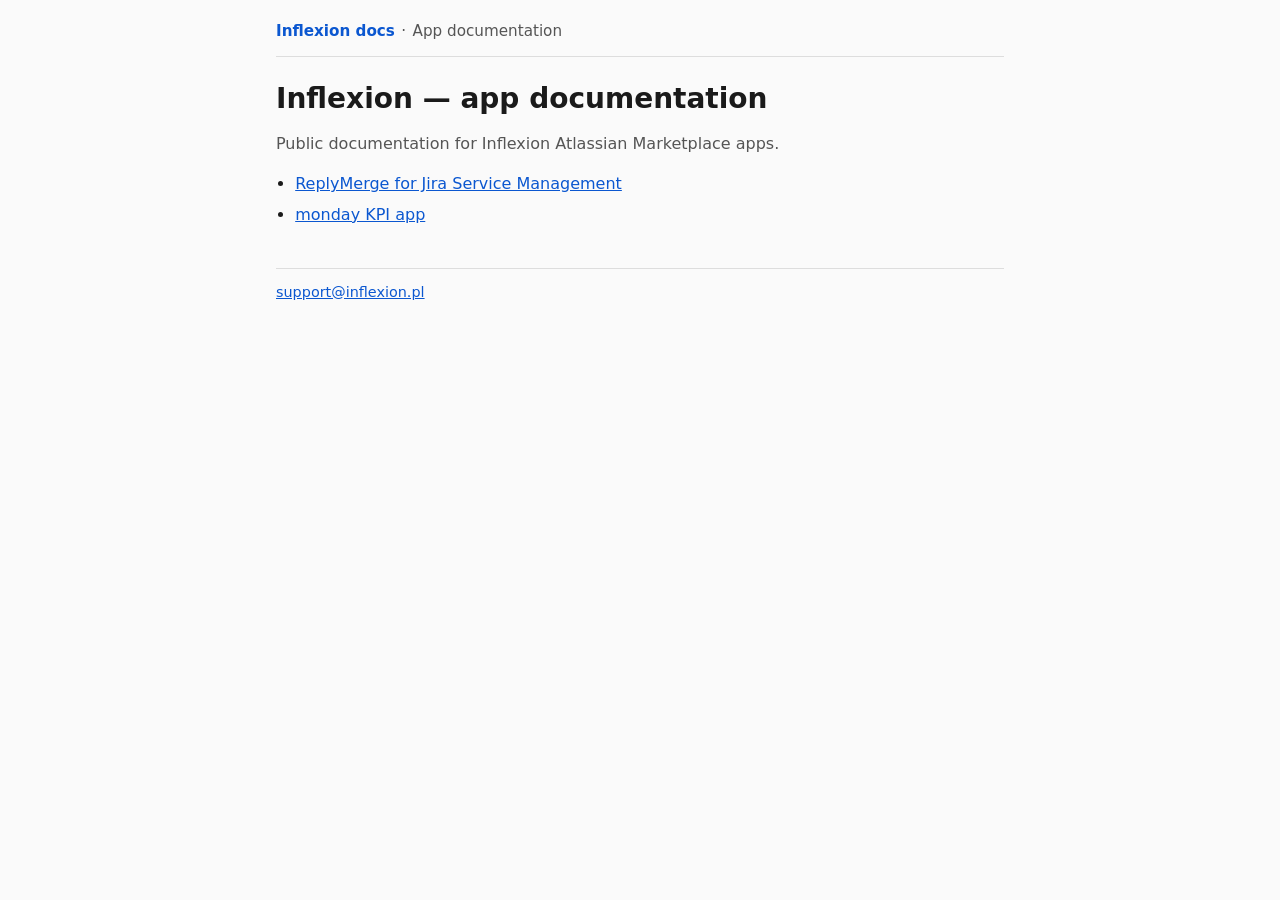
<file: index.html>
<!DOCTYPE html>
<html lang="en">
<head>
  <meta charset="utf-8">
  <meta name="viewport" content="width=device-width, initial-scale=1">
  <title>Inflexion — app documentation</title>
  <link rel="stylesheet" href="assets/style.css">
</head>
<body>
  <div class="wrap">
    <header class="site-header">
      <a href="./">Inflexion docs</a><span class="sep">·</span><span class="product">App documentation</span>
    </header>

    <h1>Inflexion — app documentation</h1>
    <p class="muted">Public documentation for Inflexion Atlassian Marketplace apps.</p>

    <ul class="nav-list">
      <li><a href="./jsm/">ReplyMerge for Jira Service Management</a></li>
      <li><a href="./monday-kpi/">monday KPI app</a></li>
    </ul>

    <footer class="site-footer">
      <a href="mailto:support@inflexion.pl">support@inflexion.pl</a>
    </footer>
  </div>
</body>
</html>
</file>
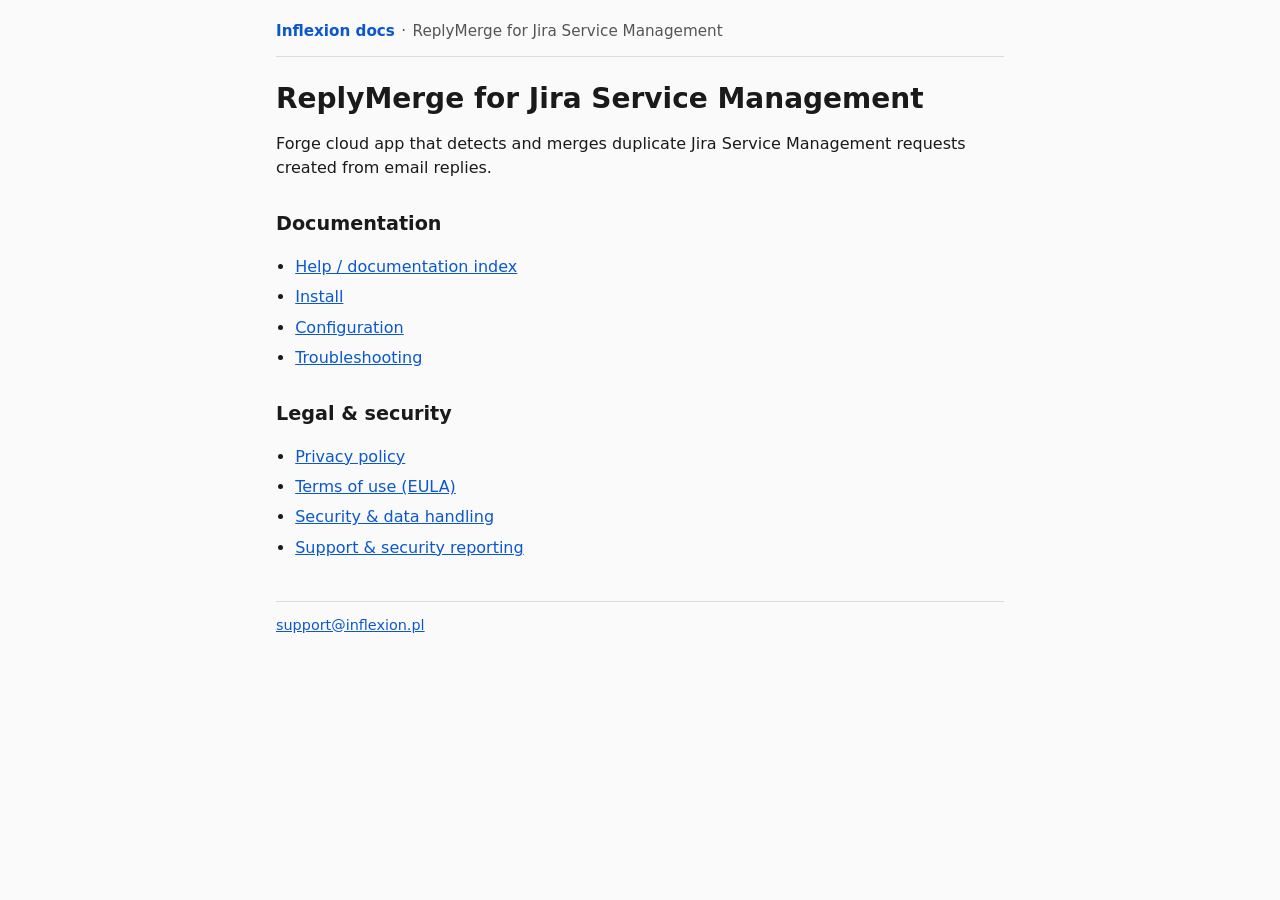
<file: jsm/index.html>
<!DOCTYPE html>
<html lang="en">
<head>
  <meta charset="utf-8">
  <meta name="viewport" content="width=device-width, initial-scale=1">
  <title>Overview — ReplyMerge for Jira Service Management</title>
  <link rel="stylesheet" href="../assets/style.css">
</head>
<body>
  <div class="wrap">
    <header class="site-header">
      <a href="../">Inflexion docs</a><span class="sep">·</span><span class="product">ReplyMerge for Jira Service Management</span>
    </header>

    <h1>ReplyMerge for Jira Service Management</h1>
    <p>Forge cloud app that detects and merges duplicate Jira Service Management requests created from email replies.</p>

    <h2>Documentation</h2>
    <ul class="nav-list">
      <li><a href="./help/">Help / documentation index</a></li>
      <li><a href="./help/install/">Install</a></li>
      <li><a href="./help/configuration/">Configuration</a></li>
      <li><a href="./help/troubleshooting/">Troubleshooting</a></li>
    </ul>

    <h2>Legal &amp; security</h2>
    <ul class="nav-list">
      <li><a href="./privacy/">Privacy policy</a></li>
      <li><a href="./terms/">Terms of use (EULA)</a></li>
      <li><a href="./security/">Security &amp; data handling</a></li>
      <li><a href="./support/">Support &amp; security reporting</a></li>
    </ul>

    <footer class="site-footer">
      <a href="mailto:support@inflexion.pl">support@inflexion.pl</a>
    </footer>
  </div>
</body>
</html>
</file>
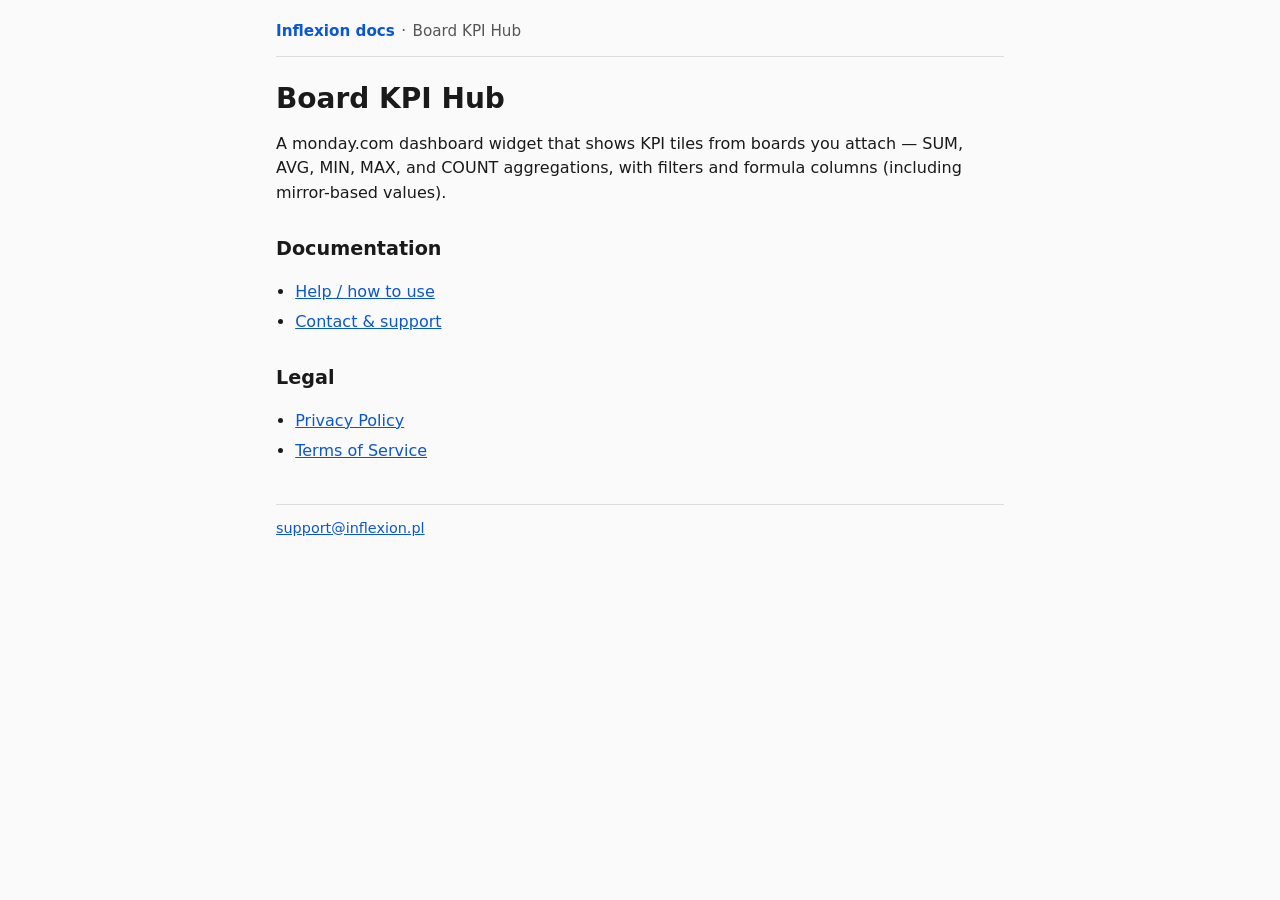
<file: monday-kpi/index.html>
<!DOCTYPE html>
<html lang="en">
<head>
  <meta charset="utf-8">
  <meta name="viewport" content="width=device-width, initial-scale=1">
  <title>Board KPI Hub — Inflexion docs</title>
  <link rel="canonical" href="https://docs.inflexion.pl/monday-kpi/">
  <link rel="stylesheet" href="../assets/style.css">
</head>
<body>
  <div class="wrap">
    <header class="site-header">
      <a href="../">Inflexion docs</a><span class="sep">·</span><span class="product">Board KPI Hub</span>
    </header>

    <h1>Board KPI Hub</h1>
    <p>A monday.com dashboard widget that shows KPI tiles from boards you attach — SUM, AVG, MIN, MAX, and COUNT aggregations, with filters and formula columns (including mirror-based values).</p>

    <h2>Documentation</h2>
    <ul class="nav-list">
      <li><a href="./help/">Help / how to use</a></li>
      <li><a href="./contact/">Contact &amp; support</a></li>
    </ul>

    <h2>Legal</h2>
    <ul class="nav-list">
      <li><a href="./privacy/">Privacy Policy</a></li>
      <li><a href="./terms/">Terms of Service</a></li>
    </ul>

    <footer class="site-footer">
      <a href="mailto:support@inflexion.pl">support@inflexion.pl</a>
    </footer>
  </div>
</body>
</html>
</file>
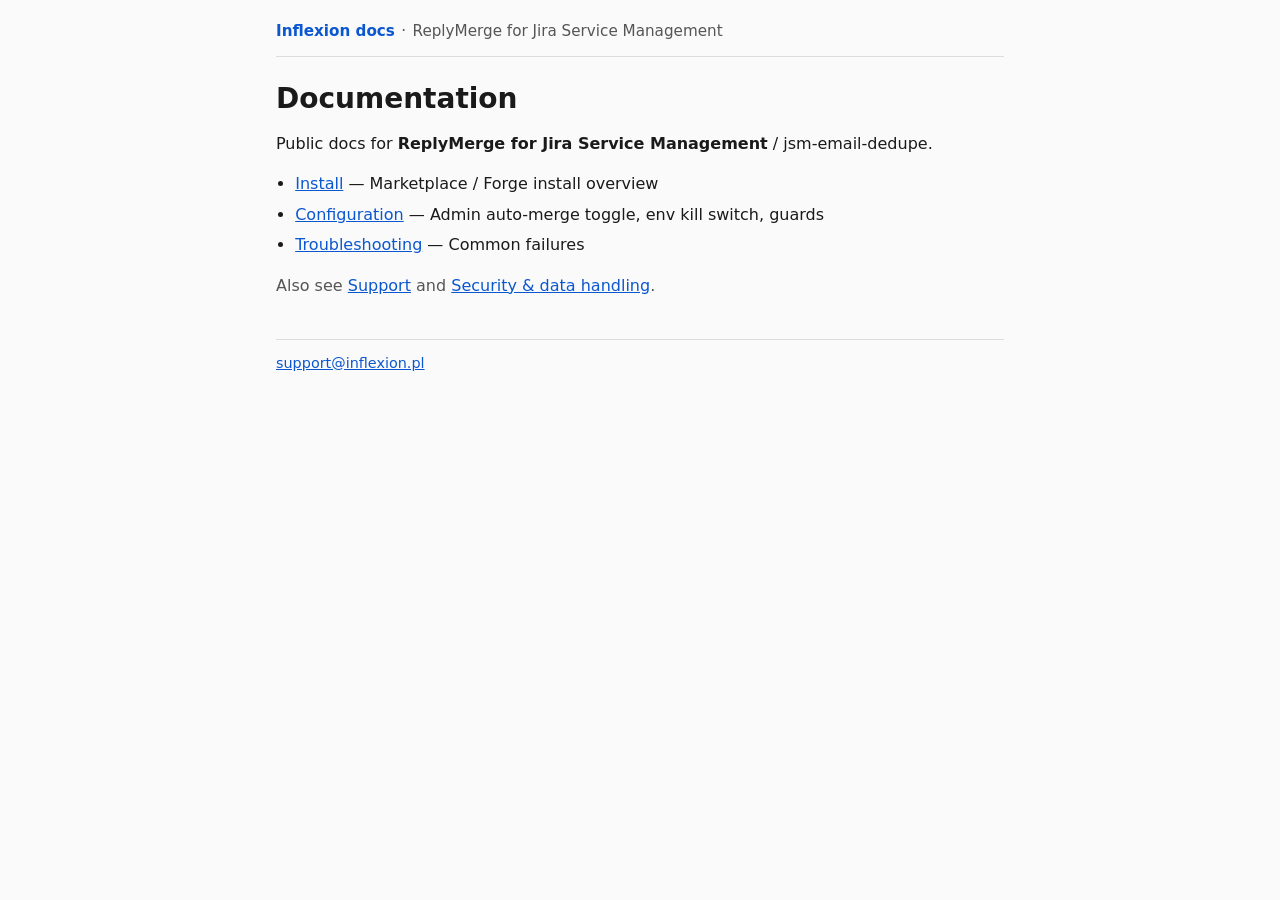
<file: jsm/help/index.html>
<!DOCTYPE html>
<html lang="en">
<head>
  <meta charset="utf-8">
  <meta name="viewport" content="width=device-width, initial-scale=1">
  <title>Documentation — ReplyMerge for Jira Service Management</title>
  <link rel="stylesheet" href="../../assets/style.css">
</head>
<body>
  <div class="wrap">
    <header class="site-header">
      <a href="../../">Inflexion docs</a><span class="sep">·</span><span class="product">ReplyMerge for Jira Service Management</span>
    </header>

    <h1>Documentation</h1>
    <p>Public docs for <strong>ReplyMerge for Jira Service Management</strong> / jsm-email-dedupe.</p>
    <ul class="nav-list">
      <li><a href="./install/">Install</a> — Marketplace / Forge install overview</li>
      <li><a href="./configuration/">Configuration</a> — Admin auto-merge toggle, env kill switch, guards</li>
      <li><a href="./troubleshooting/">Troubleshooting</a> — Common failures</li>
    </ul>
    <p class="muted">Also see <a href="../support/">Support</a> and <a href="../security/">Security &amp; data handling</a>.</p>

    <footer class="site-footer">
      <a href="mailto:support@inflexion.pl">support@inflexion.pl</a>
    </footer>
  </div>
</body>
</html>
</file>
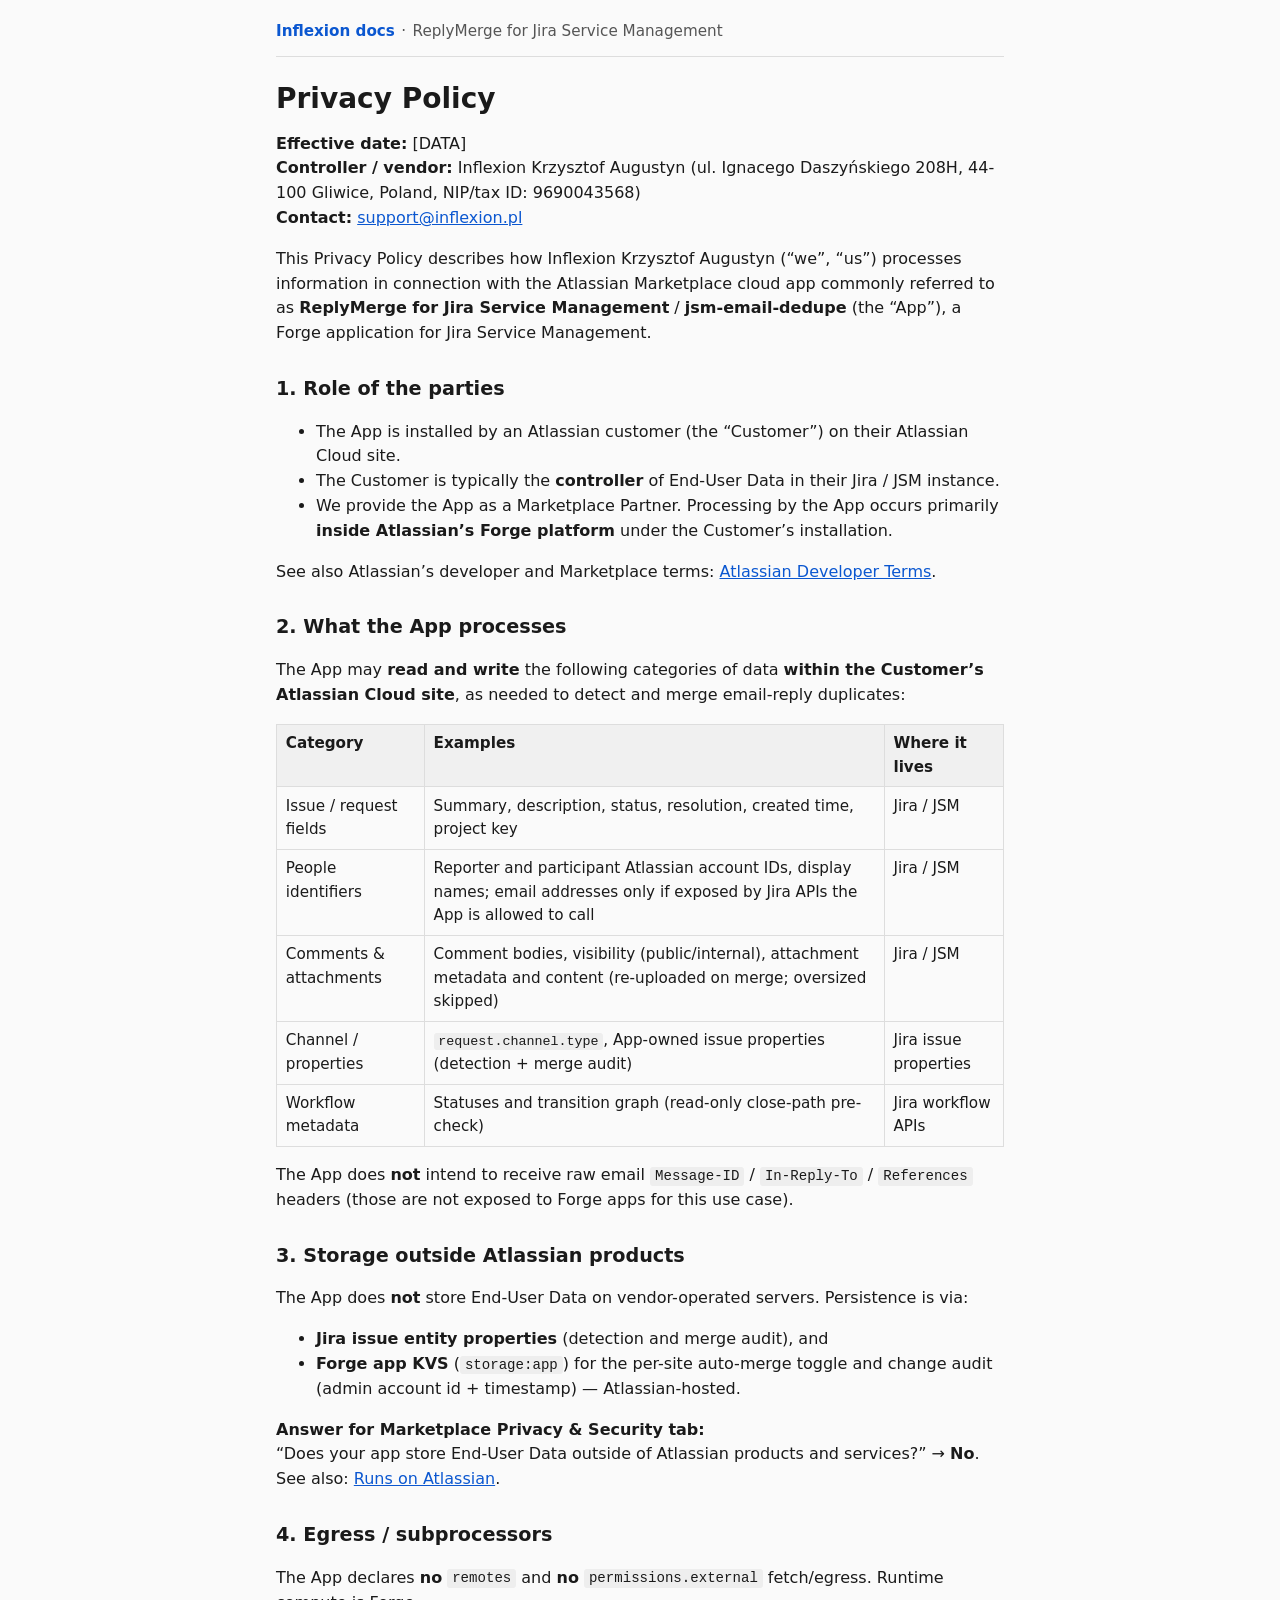
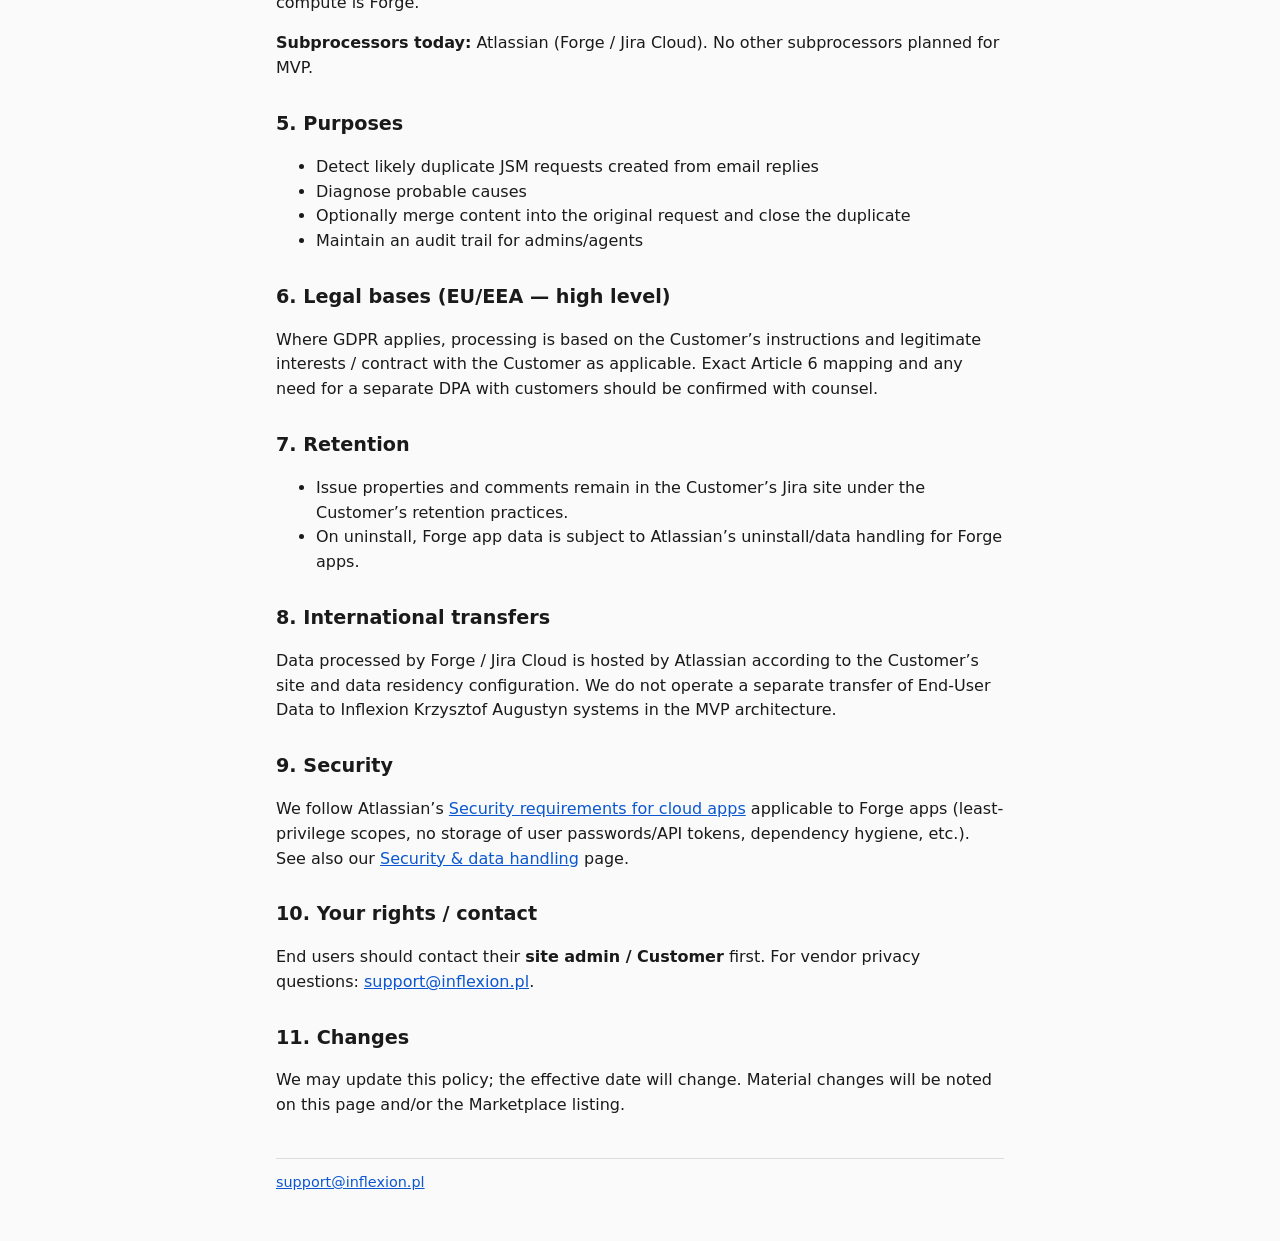
<file: jsm/privacy/index.html>
<!DOCTYPE html>
<html lang="en">
<head>
  <meta charset="utf-8">
  <meta name="viewport" content="width=device-width, initial-scale=1">
  <title>Privacy Policy — ReplyMerge for Jira Service Management</title>
  <link rel="stylesheet" href="../../assets/style.css">
</head>
<body>
  <div class="wrap">
    <header class="site-header">
      <a href="../../">Inflexion docs</a><span class="sep">·</span><span class="product">ReplyMerge for Jira Service Management</span>
    </header>

    <h1>Privacy Policy</h1>
    <p><strong>Effective date:</strong> [DATA]<br>
    <strong>Controller / vendor:</strong> Inflexion Krzysztof Augustyn (ul. Ignacego Daszyńskiego 208H, 44-100 Gliwice, Poland, NIP/tax ID: 9690043568)<br>
    <strong>Contact:</strong> <a href="mailto:support@inflexion.pl">support@inflexion.pl</a></p>

    <p>This Privacy Policy describes how Inflexion Krzysztof Augustyn (“we”, “us”) processes information in connection with the Atlassian Marketplace cloud app commonly referred to as <strong>ReplyMerge for Jira Service Management</strong> / <strong>jsm-email-dedupe</strong> (the “App”), a Forge application for Jira Service Management.</p>

    <h2>1. Role of the parties</h2>
    <ul>
      <li>The App is installed by an Atlassian customer (the “Customer”) on their Atlassian Cloud site.</li>
      <li>The Customer is typically the <strong>controller</strong> of End-User Data in their Jira / JSM instance.</li>
      <li>We provide the App as a Marketplace Partner. Processing by the App occurs primarily <strong>inside Atlassian’s Forge platform</strong> under the Customer’s installation.</li>
    </ul>
    <p>See also Atlassian’s developer and Marketplace terms: <a href="https://developer.atlassian.com/platform/marketplace/atlassian-developer-terms/">Atlassian Developer Terms</a>.</p>

    <h2>2. What the App processes</h2>
    <p>The App may <strong>read and write</strong> the following categories of data <strong>within the Customer’s Atlassian Cloud site</strong>, as needed to detect and merge email-reply duplicates:</p>
    <table>
      <thead><tr><th>Category</th><th>Examples</th><th>Where it lives</th></tr></thead>
      <tbody>
        <tr><td>Issue / request fields</td><td>Summary, description, status, resolution, created time, project key</td><td>Jira / JSM</td></tr>
        <tr><td>People identifiers</td><td>Reporter and participant Atlassian account IDs, display names; email addresses only if exposed by Jira APIs the App is allowed to call</td><td>Jira / JSM</td></tr>
        <tr><td>Comments &amp; attachments</td><td>Comment bodies, visibility (public/internal), attachment metadata and content (re-uploaded on merge; oversized skipped)</td><td>Jira / JSM</td></tr>
        <tr><td>Channel / properties</td><td><code>request.channel.type</code>, App-owned issue properties (detection + merge audit)</td><td>Jira issue properties</td></tr>
        <tr><td>Workflow metadata</td><td>Statuses and transition graph (read-only close-path pre-check)</td><td>Jira workflow APIs</td></tr>
      </tbody>
    </table>
    <p>The App does <strong>not</strong> intend to receive raw email <code>Message-ID</code> / <code>In-Reply-To</code> / <code>References</code> headers (those are not exposed to Forge apps for this use case).</p>

    <h2>3. Storage outside Atlassian products</h2>
    <p>The App does <strong>not</strong> store End-User Data on vendor-operated servers. Persistence is via:</p>
    <ul>
      <li><strong>Jira issue entity properties</strong> (detection and merge audit), and</li>
      <li><strong>Forge app KVS</strong> (<code>storage:app</code>) for the per-site auto-merge toggle and change audit (admin account id + timestamp) — Atlassian-hosted.</li>
    </ul>
    <p><strong>Answer for Marketplace Privacy &amp; Security tab:</strong><br>
    “Does your app store End-User Data outside of Atlassian products and services?” → <strong>No</strong>.<br>
    See also: <a href="https://developer.atlassian.com/platform/marketplace/runs-on-atlassian/">Runs on Atlassian</a>.</p>

    <h2>4. Egress / subprocessors</h2>
    <p>The App declares <strong>no</strong> <code>remotes</code> and <strong>no</strong> <code>permissions.external</code> fetch/egress. Runtime compute is Forge.</p>
    <p><strong>Subprocessors today:</strong> Atlassian (Forge / Jira Cloud). No other subprocessors planned for MVP.</p>

    <h2>5. Purposes</h2>
    <ul>
      <li>Detect likely duplicate JSM requests created from email replies</li>
      <li>Diagnose probable causes</li>
      <li>Optionally merge content into the original request and close the duplicate</li>
      <li>Maintain an audit trail for admins/agents</li>
    </ul>

    <h2>6. Legal bases (EU/EEA — high level)</h2>
    <p>Where GDPR applies, processing is based on the Customer’s instructions and legitimate interests / contract with the Customer as applicable. Exact Article 6 mapping and any need for a separate DPA with customers should be confirmed with counsel.</p>

    <h2>7. Retention</h2>
    <ul>
      <li>Issue properties and comments remain in the Customer’s Jira site under the Customer’s retention practices.</li>
      <li>On uninstall, Forge app data is subject to Atlassian’s uninstall/data handling for Forge apps.</li>
    </ul>

    <h2>8. International transfers</h2>
    <p>Data processed by Forge / Jira Cloud is hosted by Atlassian according to the Customer’s site and data residency configuration. We do not operate a separate transfer of End-User Data to Inflexion Krzysztof Augustyn systems in the MVP architecture.</p>

    <h2>9. Security</h2>
    <p>We follow Atlassian’s <a href="https://developer.atlassian.com/platform/marketplace/security-requirements/">Security requirements for cloud apps</a> applicable to Forge apps (least-privilege scopes, no storage of user passwords/API tokens, dependency hygiene, etc.). See also our <a href="../security/">Security &amp; data handling</a> page.</p>

    <h2>10. Your rights / contact</h2>
    <p>End users should contact their <strong>site admin / Customer</strong> first. For vendor privacy questions: <a href="mailto:support@inflexion.pl">support@inflexion.pl</a>.</p>

    <h2>11. Changes</h2>
    <p>We may update this policy; the effective date will change. Material changes will be noted on this page and/or the Marketplace listing.</p>

    <footer class="site-footer">
      <a href="mailto:support@inflexion.pl">support@inflexion.pl</a>
    </footer>
  </div>
</body>
</html>
</file>
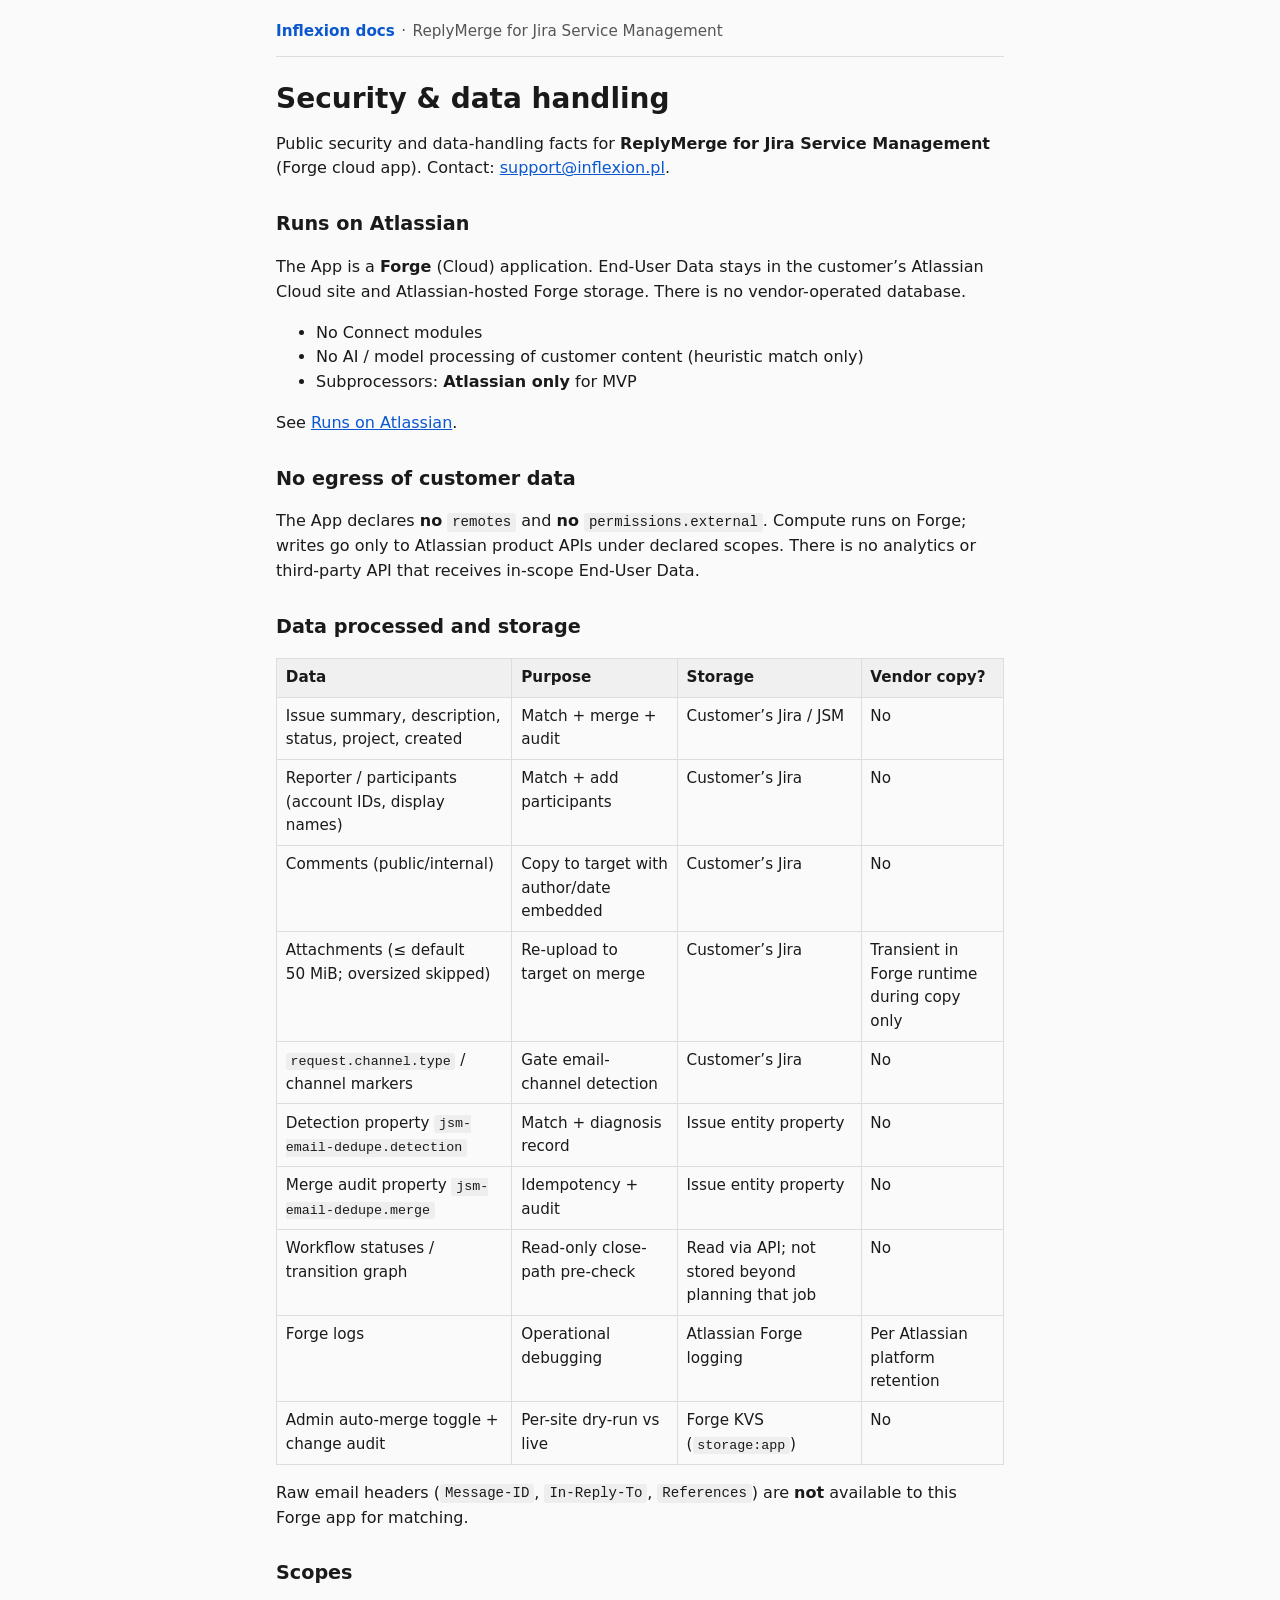
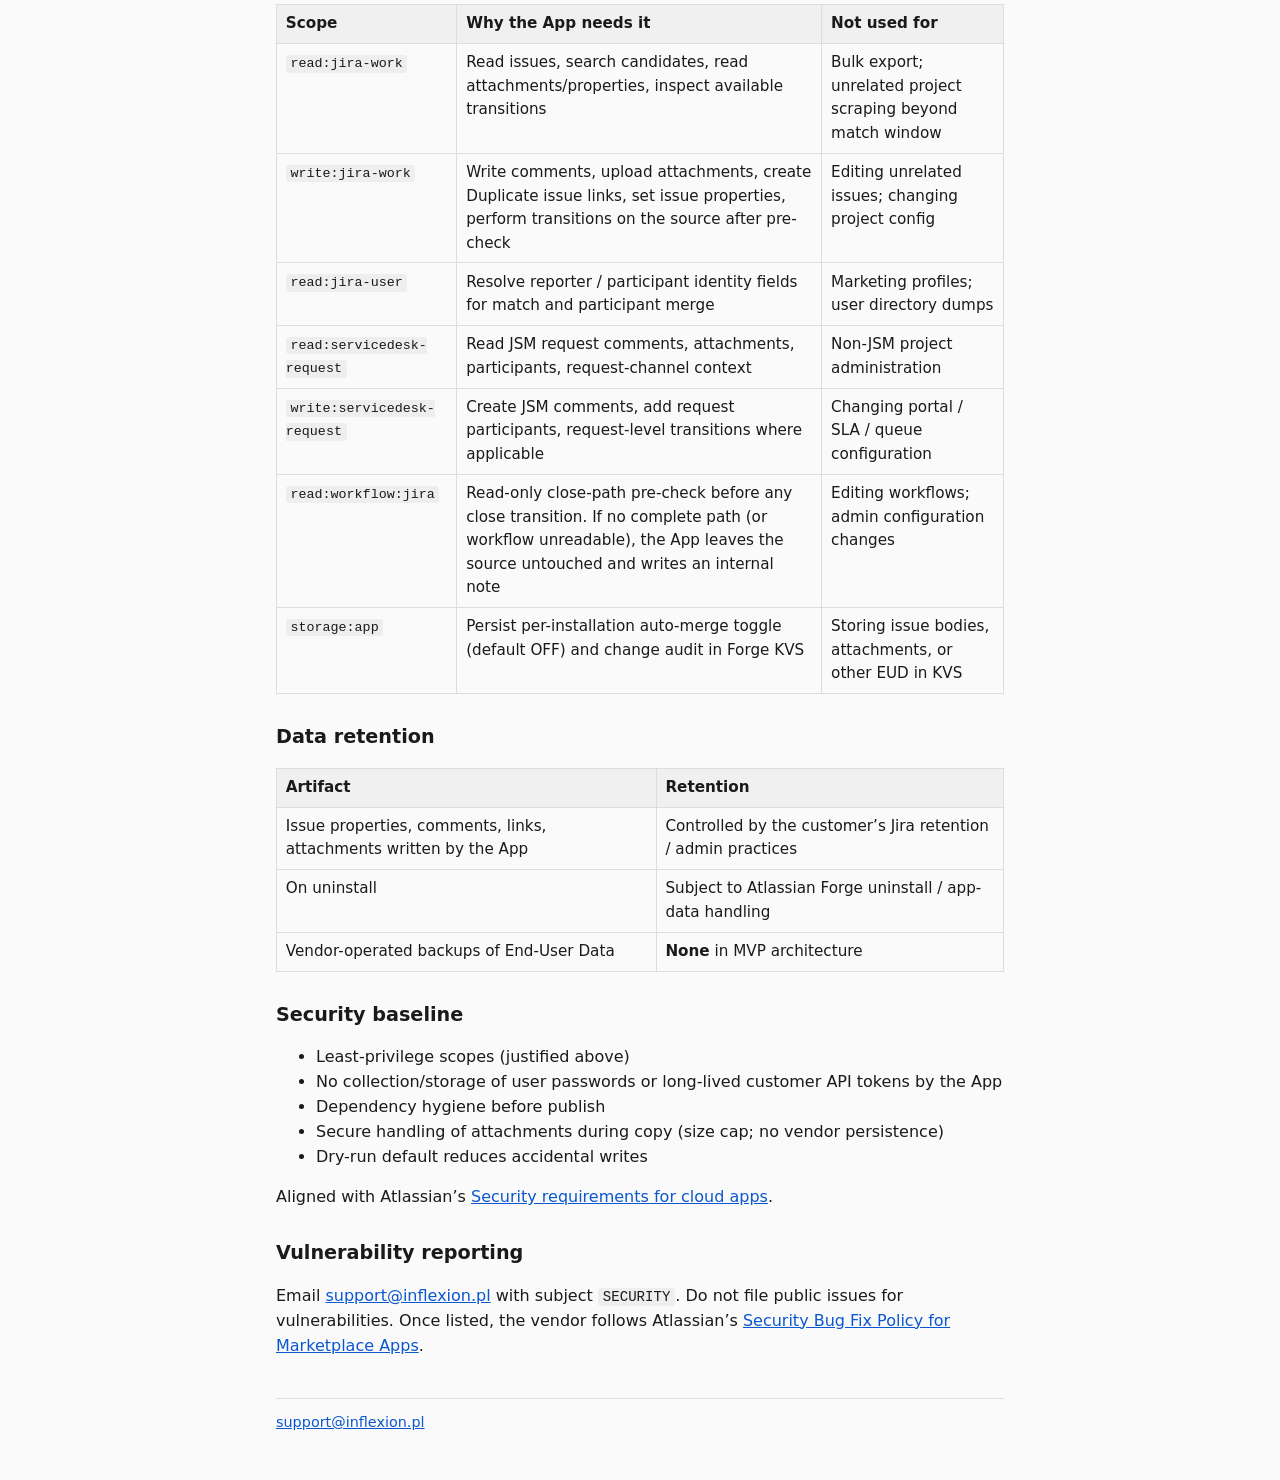
<file: jsm/security/index.html>
<!DOCTYPE html>
<html lang="en">
<head>
  <meta charset="utf-8">
  <meta name="viewport" content="width=device-width, initial-scale=1">
  <title>Security — ReplyMerge for Jira Service Management</title>
  <link rel="stylesheet" href="../../assets/style.css">
</head>
<body>
  <div class="wrap">
    <header class="site-header">
      <a href="../../">Inflexion docs</a><span class="sep">·</span><span class="product">ReplyMerge for Jira Service Management</span>
    </header>

    <h1>Security &amp; data handling</h1>
    <p>Public security and data-handling facts for <strong>ReplyMerge for Jira Service Management</strong> (Forge cloud app). Contact: <a href="mailto:support@inflexion.pl">support@inflexion.pl</a>.</p>

    <h2>Runs on Atlassian</h2>
    <p>The App is a <strong>Forge</strong> (Cloud) application. End-User Data stays in the customer’s Atlassian Cloud site and Atlassian-hosted Forge storage. There is no vendor-operated database.</p>
    <ul>
      <li>No Connect modules</li>
      <li>No AI / model processing of customer content (heuristic match only)</li>
      <li>Subprocessors: <strong>Atlassian only</strong> for MVP</li>
    </ul>
    <p>See <a href="https://developer.atlassian.com/platform/marketplace/runs-on-atlassian/">Runs on Atlassian</a>.</p>

    <h2>No egress of customer data</h2>
    <p>The App declares <strong>no</strong> <code>remotes</code> and <strong>no</strong> <code>permissions.external</code>. Compute runs on Forge; writes go only to Atlassian product APIs under declared scopes. There is no analytics or third-party API that receives in-scope End-User Data.</p>

    <h2>Data processed and storage</h2>
    <table>
      <thead><tr><th>Data</th><th>Purpose</th><th>Storage</th><th>Vendor copy?</th></tr></thead>
      <tbody>
        <tr><td>Issue summary, description, status, project, created</td><td>Match + merge + audit</td><td>Customer’s Jira / JSM</td><td>No</td></tr>
        <tr><td>Reporter / participants (account IDs, display names)</td><td>Match + add participants</td><td>Customer’s Jira</td><td>No</td></tr>
        <tr><td>Comments (public/internal)</td><td>Copy to target with author/date embedded</td><td>Customer’s Jira</td><td>No</td></tr>
        <tr><td>Attachments (≤ default 50&nbsp;MiB; oversized skipped)</td><td>Re-upload to target on merge</td><td>Customer’s Jira</td><td>Transient in Forge runtime during copy only</td></tr>
        <tr><td><code>request.channel.type</code> / channel markers</td><td>Gate email-channel detection</td><td>Customer’s Jira</td><td>No</td></tr>
        <tr><td>Detection property <code>jsm-email-dedupe.detection</code></td><td>Match + diagnosis record</td><td>Issue entity property</td><td>No</td></tr>
        <tr><td>Merge audit property <code>jsm-email-dedupe.merge</code></td><td>Idempotency + audit</td><td>Issue entity property</td><td>No</td></tr>
        <tr><td>Workflow statuses / transition graph</td><td>Read-only close-path pre-check</td><td>Read via API; not stored beyond planning that job</td><td>No</td></tr>
        <tr><td>Forge logs</td><td>Operational debugging</td><td>Atlassian Forge logging</td><td>Per Atlassian platform retention</td></tr>
        <tr><td>Admin auto-merge toggle + change audit</td><td>Per-site dry-run vs live</td><td>Forge KVS (<code>storage:app</code>)</td><td>No</td></tr>
      </tbody>
    </table>
    <p>Raw email headers (<code>Message-ID</code>, <code>In-Reply-To</code>, <code>References</code>) are <strong>not</strong> available to this Forge app for matching.</p>

    <h2>Scopes</h2>
    <table>
      <thead><tr><th>Scope</th><th>Why the App needs it</th><th>Not used for</th></tr></thead>
      <tbody>
        <tr><td><code>read:jira-work</code></td><td>Read issues, search candidates, read attachments/properties, inspect available transitions</td><td>Bulk export; unrelated project scraping beyond match window</td></tr>
        <tr><td><code>write:jira-work</code></td><td>Write comments, upload attachments, create Duplicate issue links, set issue properties, perform transitions on the source after pre-check</td><td>Editing unrelated issues; changing project config</td></tr>
        <tr><td><code>read:jira-user</code></td><td>Resolve reporter / participant identity fields for match and participant merge</td><td>Marketing profiles; user directory dumps</td></tr>
        <tr><td><code>read:servicedesk-request</code></td><td>Read JSM request comments, attachments, participants, request-channel context</td><td>Non-JSM project administration</td></tr>
        <tr><td><code>write:servicedesk-request</code></td><td>Create JSM comments, add request participants, request-level transitions where applicable</td><td>Changing portal / SLA / queue configuration</td></tr>
        <tr><td><code>read:workflow:jira</code></td><td>Read-only close-path pre-check before any close transition. If no complete path (or workflow unreadable), the App leaves the source untouched and writes an internal note</td><td>Editing workflows; admin configuration changes</td></tr>
        <tr><td><code>storage:app</code></td><td>Persist per-installation auto-merge toggle (default OFF) and change audit in Forge KVS</td><td>Storing issue bodies, attachments, or other EUD in KVS</td></tr>
      </tbody>
    </table>

    <h2>Data retention</h2>
    <table>
      <thead><tr><th>Artifact</th><th>Retention</th></tr></thead>
      <tbody>
        <tr><td>Issue properties, comments, links, attachments written by the App</td><td>Controlled by the customer’s Jira retention / admin practices</td></tr>
        <tr><td>On uninstall</td><td>Subject to Atlassian Forge uninstall / app-data handling</td></tr>
        <tr><td>Vendor-operated backups of End-User Data</td><td><strong>None</strong> in MVP architecture</td></tr>
      </tbody>
    </table>

    <h2>Security baseline</h2>
    <ul>
      <li>Least-privilege scopes (justified above)</li>
      <li>No collection/storage of user passwords or long-lived customer API tokens by the App</li>
      <li>Dependency hygiene before publish</li>
      <li>Secure handling of attachments during copy (size cap; no vendor persistence)</li>
      <li>Dry-run default reduces accidental writes</li>
    </ul>
    <p>Aligned with Atlassian’s <a href="https://developer.atlassian.com/platform/marketplace/security-requirements/">Security requirements for cloud apps</a>.</p>

    <h2>Vulnerability reporting</h2>
    <p>Email <a href="mailto:support@inflexion.pl">support@inflexion.pl</a> with subject <code>SECURITY</code>. Do not file public issues for vulnerabilities. Once listed, the vendor follows Atlassian’s <a href="https://developer.atlassian.com/platform/marketplace/security-bug-fix-policy/">Security Bug Fix Policy for Marketplace Apps</a>.</p>

    <footer class="site-footer">
      <a href="mailto:support@inflexion.pl">support@inflexion.pl</a>
    </footer>
  </div>
</body>
</html>
</file>
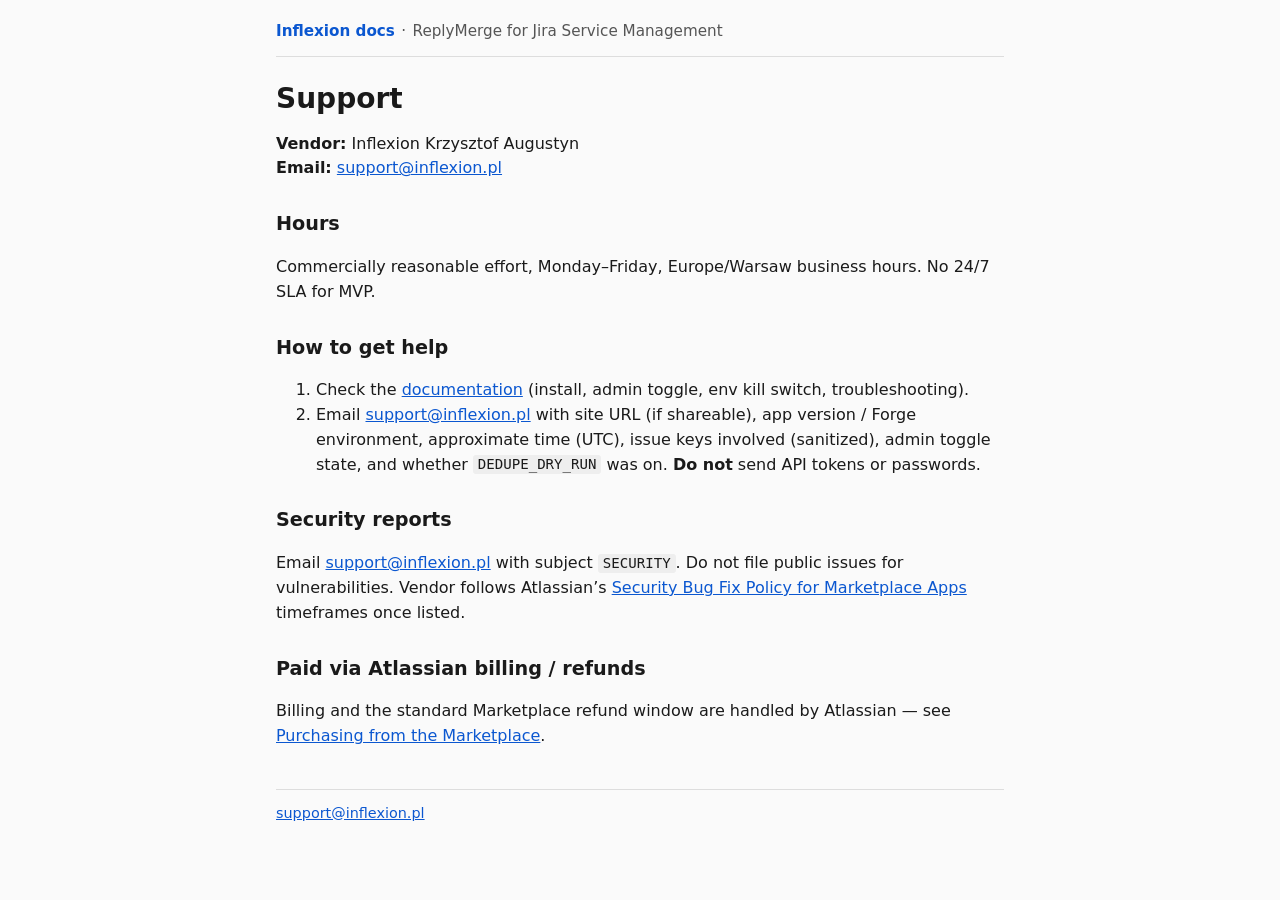
<file: jsm/support/index.html>
<!DOCTYPE html>
<html lang="en">
<head>
  <meta charset="utf-8">
  <meta name="viewport" content="width=device-width, initial-scale=1">
  <title>Support — ReplyMerge for Jira Service Management</title>
  <link rel="stylesheet" href="../../assets/style.css">
</head>
<body>
  <div class="wrap">
    <header class="site-header">
      <a href="../../">Inflexion docs</a><span class="sep">·</span><span class="product">ReplyMerge for Jira Service Management</span>
    </header>

    <h1>Support</h1>
    <p><strong>Vendor:</strong> Inflexion Krzysztof Augustyn<br>
    <strong>Email:</strong> <a href="mailto:support@inflexion.pl">support@inflexion.pl</a></p>

    <h2>Hours</h2>
    <p>Commercially reasonable effort, Monday–Friday, Europe/Warsaw business hours. No 24/7 SLA for MVP.</p>

    <h2>How to get help</h2>
    <ol>
      <li>Check the <a href="../help/">documentation</a> (install, admin toggle, env kill switch, troubleshooting).</li>
      <li>Email <a href="mailto:support@inflexion.pl">support@inflexion.pl</a> with site URL (if shareable), app version / Forge environment, approximate time (UTC), issue keys involved (sanitized), admin toggle state, and whether <code>DEDUPE_DRY_RUN</code> was on. <strong>Do not</strong> send API tokens or passwords.</li>
    </ol>

    <h2>Security reports</h2>
    <p>Email <a href="mailto:support@inflexion.pl">support@inflexion.pl</a> with subject <code>SECURITY</code>. Do not file public issues for vulnerabilities. Vendor follows Atlassian’s <a href="https://developer.atlassian.com/platform/marketplace/security-bug-fix-policy/">Security Bug Fix Policy for Marketplace Apps</a> timeframes once listed.</p>

    <h2>Paid via Atlassian billing / refunds</h2>
    <p>Billing and the standard Marketplace refund window are handled by Atlassian — see <a href="https://www.atlassian.com/licensing/marketplace">Purchasing from the Marketplace</a>.</p>

    <footer class="site-footer">
      <a href="mailto:support@inflexion.pl">support@inflexion.pl</a>
    </footer>
  </div>
</body>
</html>
</file>
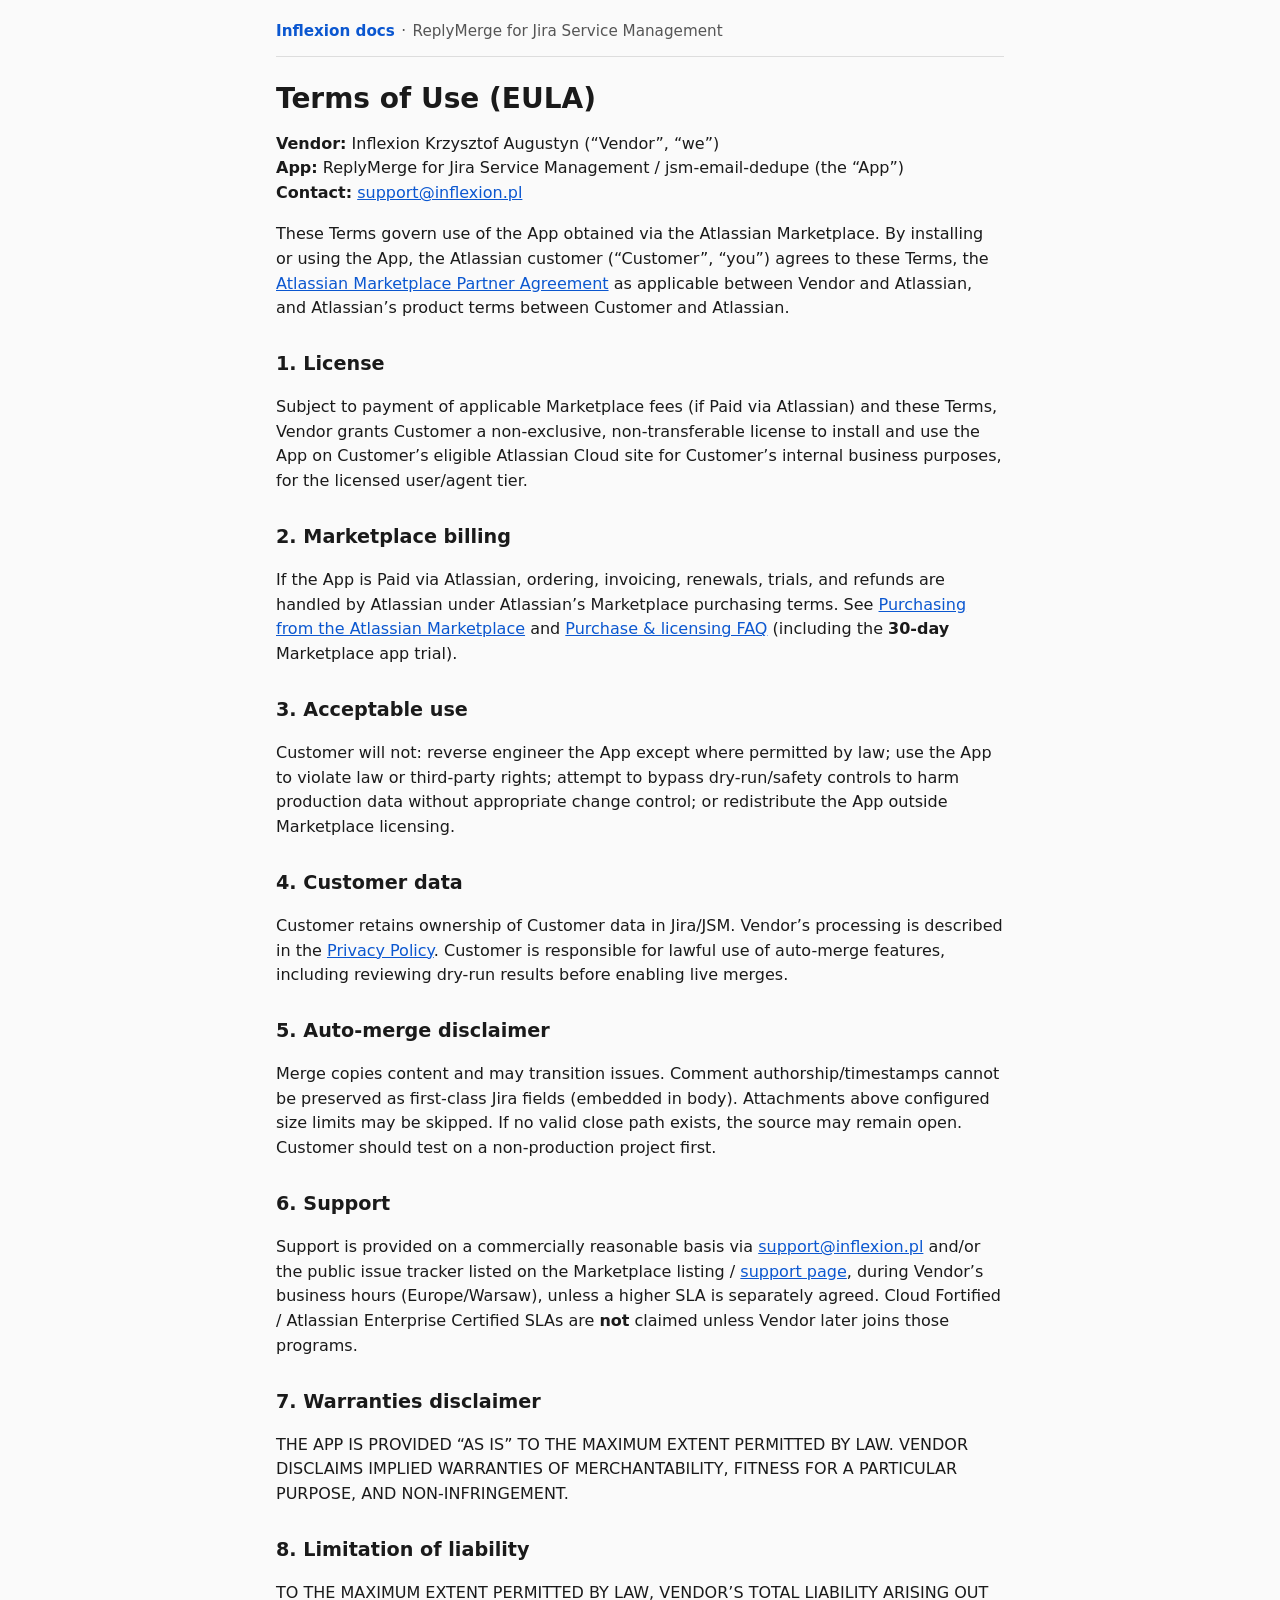
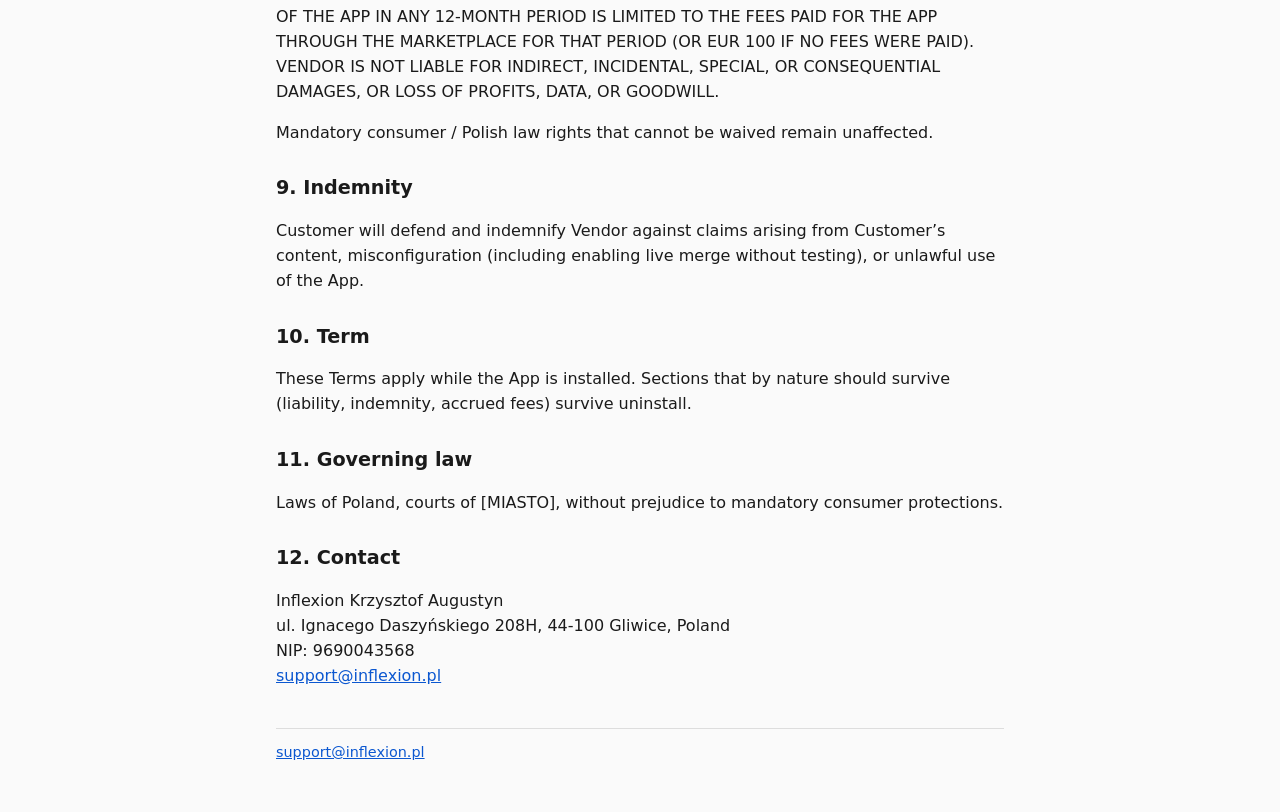
<file: jsm/terms/index.html>
<!DOCTYPE html>
<html lang="en">
<head>
  <meta charset="utf-8">
  <meta name="viewport" content="width=device-width, initial-scale=1">
  <title>Terms of Use — ReplyMerge for Jira Service Management</title>
  <link rel="stylesheet" href="../../assets/style.css">
</head>
<body>
  <div class="wrap">
    <header class="site-header">
      <a href="../../">Inflexion docs</a><span class="sep">·</span><span class="product">ReplyMerge for Jira Service Management</span>
    </header>

    <h1>Terms of Use (EULA)</h1>
    <p><strong>Vendor:</strong> Inflexion Krzysztof Augustyn (“Vendor”, “we”)<br>
    <strong>App:</strong> ReplyMerge for Jira Service Management / jsm-email-dedupe (the “App”)<br>
    <strong>Contact:</strong> <a href="mailto:support@inflexion.pl">support@inflexion.pl</a></p>

    <p>These Terms govern use of the App obtained via the Atlassian Marketplace. By installing or using the App, the Atlassian customer (“Customer”, “you”) agrees to these Terms, the <a href="https://developer.atlassian.com/platform/marketplace/atlassian-marketplace-partner-agreement/">Atlassian Marketplace Partner Agreement</a> as applicable between Vendor and Atlassian, and Atlassian’s product terms between Customer and Atlassian.</p>

    <h2>1. License</h2>
    <p>Subject to payment of applicable Marketplace fees (if Paid via Atlassian) and these Terms, Vendor grants Customer a non-exclusive, non-transferable license to install and use the App on Customer’s eligible Atlassian Cloud site for Customer’s internal business purposes, for the licensed user/agent tier.</p>

    <h2>2. Marketplace billing</h2>
    <p>If the App is Paid via Atlassian, ordering, invoicing, renewals, trials, and refunds are handled by Atlassian under Atlassian’s Marketplace purchasing terms. See <a href="https://www.atlassian.com/licensing/marketplace">Purchasing from the Atlassian Marketplace</a> and <a href="https://www.atlassian.com/licensing/purchase-licensing">Purchase &amp; licensing FAQ</a> (including the <strong>30-day</strong> Marketplace app trial).</p>

    <h2>3. Acceptable use</h2>
    <p>Customer will not: reverse engineer the App except where permitted by law; use the App to violate law or third-party rights; attempt to bypass dry-run/safety controls to harm production data without appropriate change control; or redistribute the App outside Marketplace licensing.</p>

    <h2>4. Customer data</h2>
    <p>Customer retains ownership of Customer data in Jira/JSM. Vendor’s processing is described in the <a href="../privacy/">Privacy Policy</a>. Customer is responsible for lawful use of auto-merge features, including reviewing dry-run results before enabling live merges.</p>

    <h2>5. Auto-merge disclaimer</h2>
    <p>Merge copies content and may transition issues. Comment authorship/timestamps cannot be preserved as first-class Jira fields (embedded in body). Attachments above configured size limits may be skipped. If no valid close path exists, the source may remain open. Customer should test on a non-production project first.</p>

    <h2>6. Support</h2>
    <p>Support is provided on a commercially reasonable basis via <a href="mailto:support@inflexion.pl">support@inflexion.pl</a> and/or the public issue tracker listed on the Marketplace listing / <a href="../support/">support page</a>, during Vendor’s business hours (Europe/Warsaw), unless a higher SLA is separately agreed. Cloud Fortified / Atlassian Enterprise Certified SLAs are <strong>not</strong> claimed unless Vendor later joins those programs.</p>

    <h2>7. Warranties disclaimer</h2>
    <p>THE APP IS PROVIDED “AS IS” TO THE MAXIMUM EXTENT PERMITTED BY LAW. VENDOR DISCLAIMS IMPLIED WARRANTIES OF MERCHANTABILITY, FITNESS FOR A PARTICULAR PURPOSE, AND NON-INFRINGEMENT.</p>

    <h2>8. Limitation of liability</h2>
    <p>TO THE MAXIMUM EXTENT PERMITTED BY LAW, VENDOR’S TOTAL LIABILITY ARISING OUT OF THE APP IN ANY 12-MONTH PERIOD IS LIMITED TO THE FEES PAID FOR THE APP THROUGH THE MARKETPLACE FOR THAT PERIOD (OR EUR 100 IF NO FEES WERE PAID). VENDOR IS NOT LIABLE FOR INDIRECT, INCIDENTAL, SPECIAL, OR CONSEQUENTIAL DAMAGES, OR LOSS OF PROFITS, DATA, OR GOODWILL.</p>
    <p>Mandatory consumer / Polish law rights that cannot be waived remain unaffected.</p>

    <h2>9. Indemnity</h2>
    <p>Customer will defend and indemnify Vendor against claims arising from Customer’s content, misconfiguration (including enabling live merge without testing), or unlawful use of the App.</p>

    <h2>10. Term</h2>
    <p>These Terms apply while the App is installed. Sections that by nature should survive (liability, indemnity, accrued fees) survive uninstall.</p>

    <h2>11. Governing law</h2>
    <p>Laws of Poland, courts of [MIASTO], without prejudice to mandatory consumer protections.</p>

    <h2>12. Contact</h2>
    <p>Inflexion Krzysztof Augustyn<br>
    ul. Ignacego Daszyńskiego 208H, 44-100 Gliwice, Poland<br>
    NIP: 9690043568<br>
    <a href="mailto:support@inflexion.pl">support@inflexion.pl</a></p>

    <footer class="site-footer">
      <a href="mailto:support@inflexion.pl">support@inflexion.pl</a>
    </footer>
  </div>
</body>
</html>
</file>
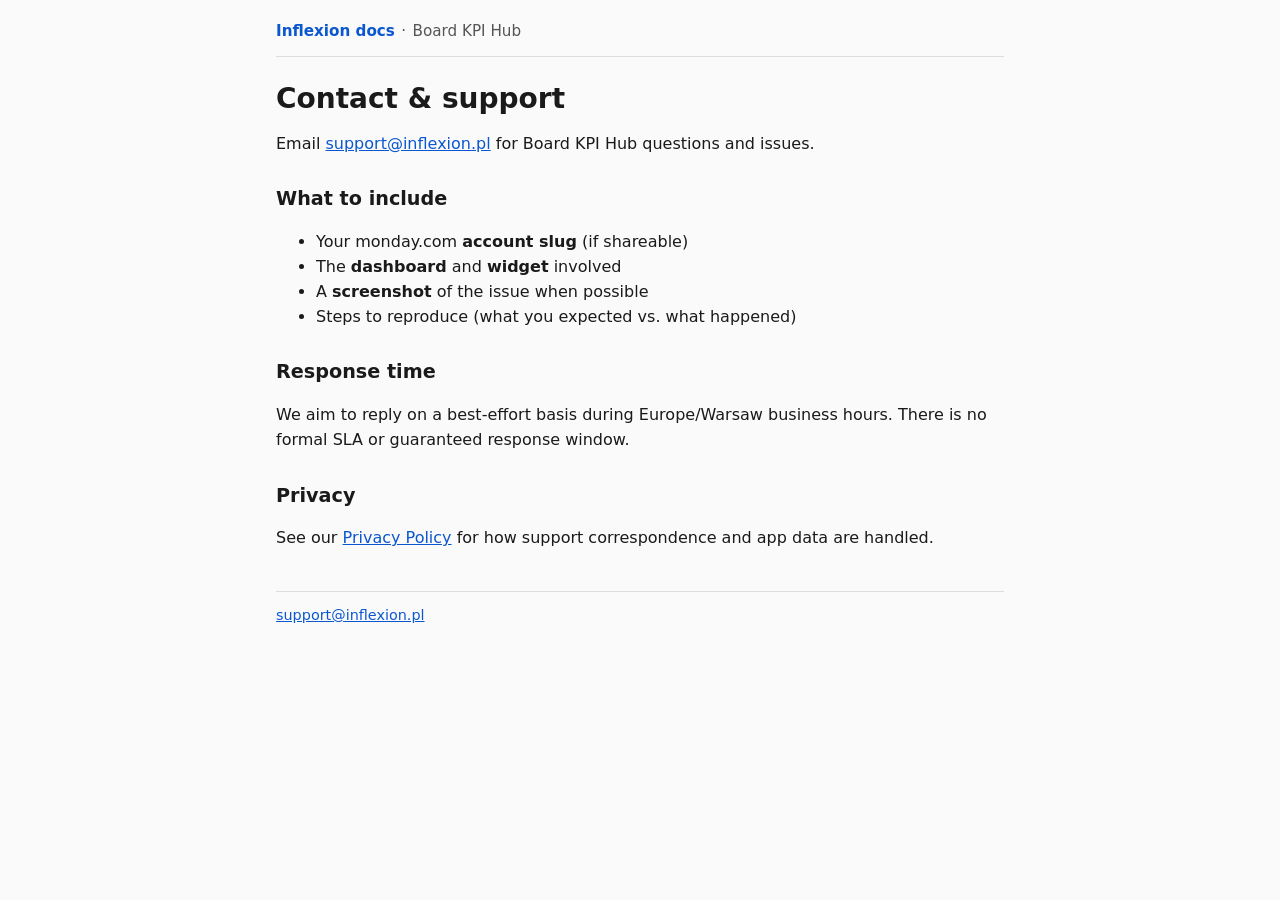
<file: monday-kpi/contact/index.html>
<!DOCTYPE html>
<html lang="en">
<head>
  <meta charset="utf-8">
  <meta name="viewport" content="width=device-width, initial-scale=1">
  <title>Contact — Board KPI Hub</title>
  <link rel="canonical" href="https://docs.inflexion.pl/monday-kpi/contact/">
  <link rel="stylesheet" href="../../assets/style.css">
</head>
<body>
  <div class="wrap">
    <header class="site-header">
      <a href="../../">Inflexion docs</a><span class="sep">·</span><span class="product">Board KPI Hub</span>
    </header>

    <h1>Contact &amp; support</h1>
    <p>Email <a href="mailto:support@inflexion.pl">support@inflexion.pl</a> for Board KPI Hub questions and issues.</p>

    <h2>What to include</h2>
    <ul>
      <li>Your monday.com <strong>account slug</strong> (if shareable)</li>
      <li>The <strong>dashboard</strong> and <strong>widget</strong> involved</li>
      <li>A <strong>screenshot</strong> of the issue when possible</li>
      <li>Steps to reproduce (what you expected vs. what happened)</li>
    </ul>

    <h2>Response time</h2>
    <p>We aim to reply on a best-effort basis during Europe/Warsaw business hours. There is no formal SLA or guaranteed response window.</p>

    <h2>Privacy</h2>
    <p>See our <a href="../privacy/">Privacy Policy</a> for how support correspondence and app data are handled.</p>

    <footer class="site-footer">
      <a href="mailto:support@inflexion.pl">support@inflexion.pl</a>
    </footer>
  </div>
</body>
</html>
</file>
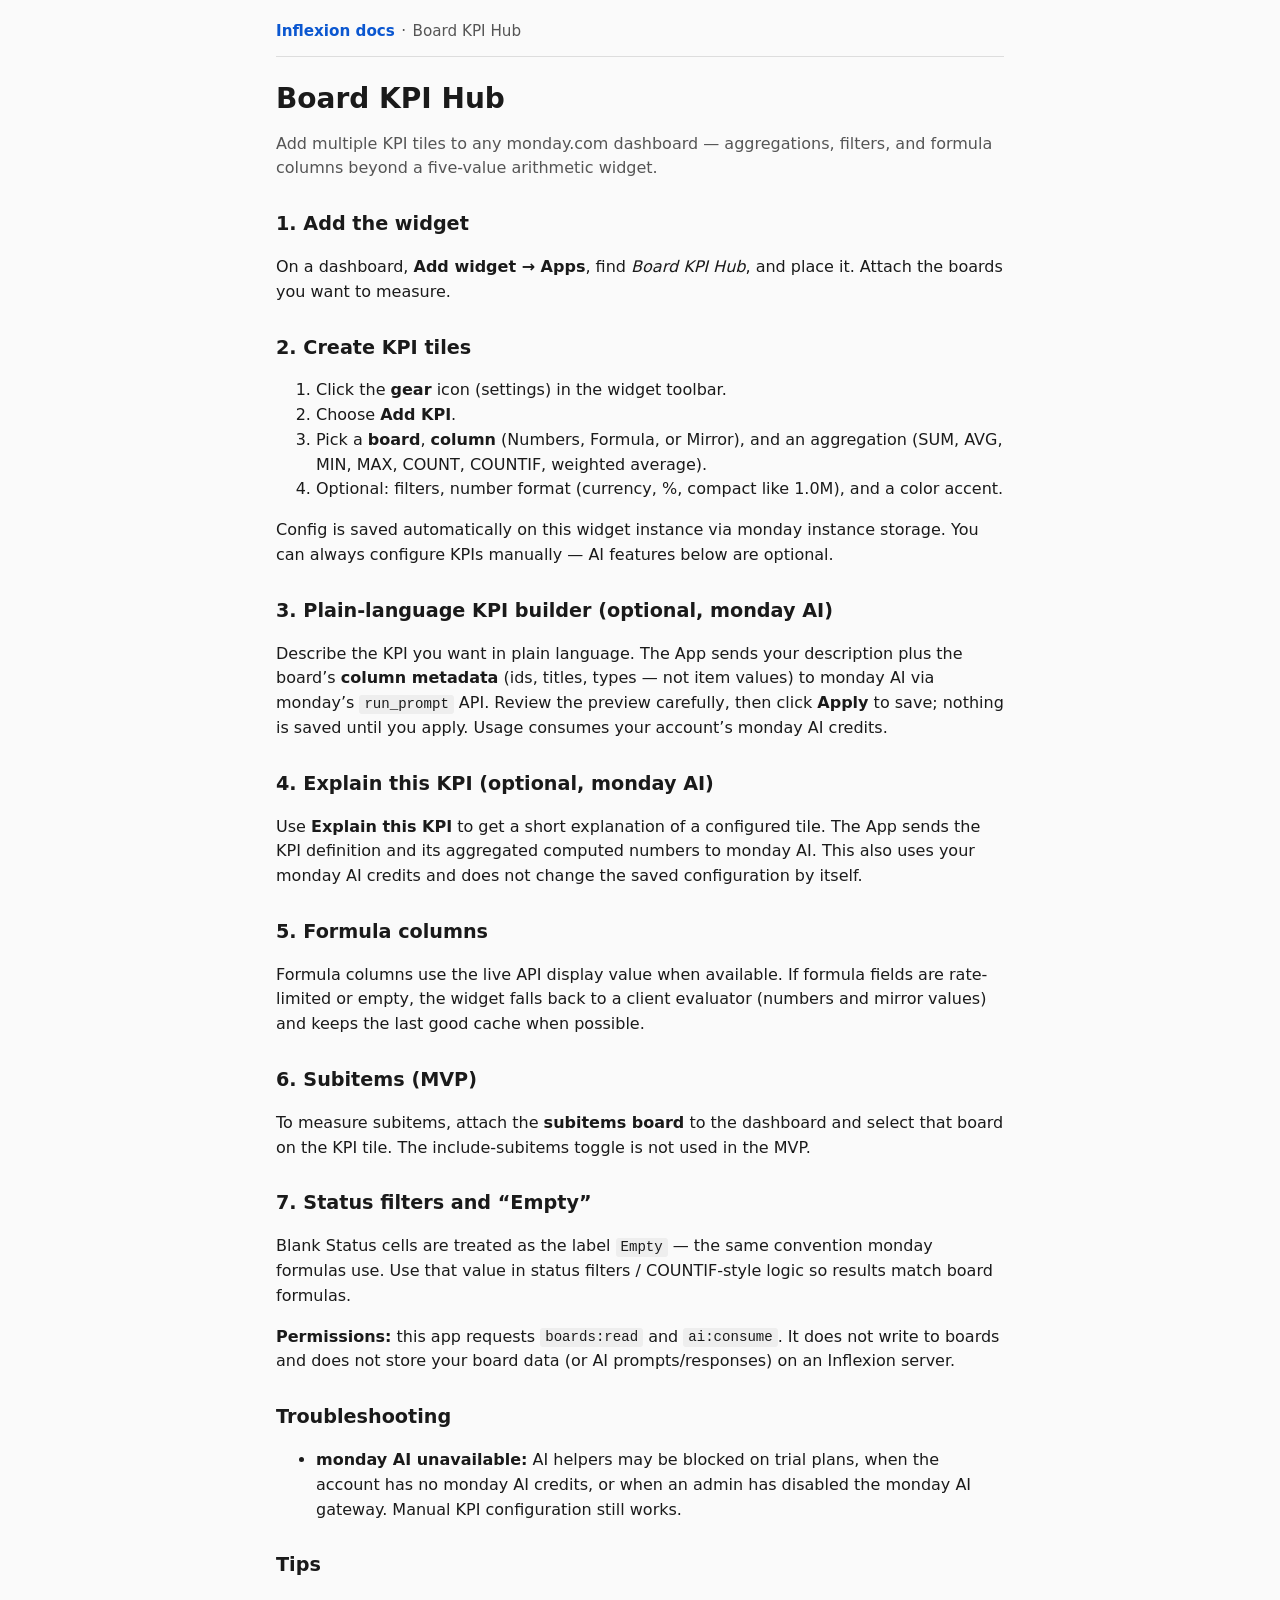
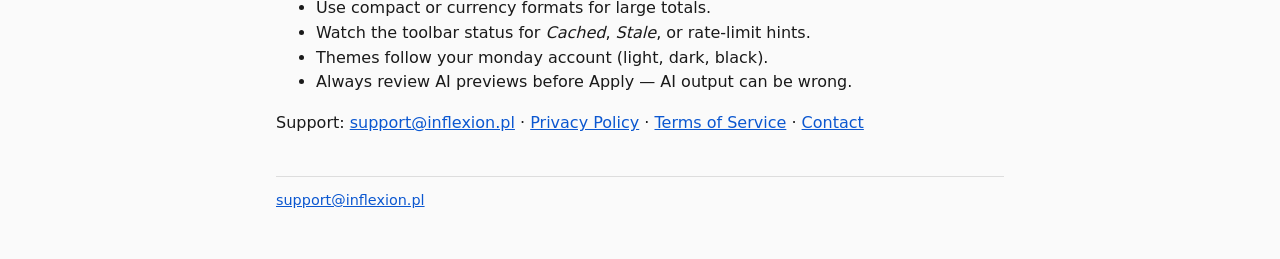
<file: monday-kpi/help/index.html>
<!DOCTYPE html>
<html lang="en">
<head>
  <meta charset="utf-8">
  <meta name="viewport" content="width=device-width, initial-scale=1">
  <title>Help — Board KPI Hub</title>
  <link rel="canonical" href="https://zepesm.github.io/inflexion-docs/monday-kpi/help/">
  <link rel="stylesheet" href="../../assets/style.css">
</head>
<body>
  <div class="wrap">
    <header class="site-header">
      <a href="../../">Inflexion docs</a><span class="sep">·</span><span class="product">Board KPI Hub</span>
    </header>

    <h1>Board KPI Hub</h1>
    <p class="muted">Add multiple KPI tiles to any monday.com dashboard — aggregations, filters, and formula columns beyond a five-value arithmetic widget.</p>

    <h2>1. Add the widget</h2>
    <p>On a dashboard, <strong>Add widget → Apps</strong>, find <em>Board KPI Hub</em>, and place it. Attach the boards you want to measure.</p>

    <h2>2. Create KPI tiles</h2>
    <ol>
      <li>Click the <strong>gear</strong> icon (settings) in the widget toolbar.</li>
      <li>Choose <strong>Add KPI</strong>.</li>
      <li>Pick a <strong>board</strong>, <strong>column</strong> (Numbers, Formula, or Mirror), and an aggregation (SUM, AVG, MIN, MAX, COUNT, COUNTIF, weighted average).</li>
      <li>Optional: filters, number format (currency, %, compact like 1.0M), and a color accent.</li>
    </ol>
    <p>Config is saved automatically on this widget instance via monday instance storage. You can always configure KPIs manually — AI features below are optional.</p>

    <h2>3. Plain-language KPI builder (optional, monday AI)</h2>
    <p>Describe the KPI you want in plain language. The App sends your description plus the board’s <strong>column metadata</strong> (ids, titles, types — not item values) to monday AI via monday’s <code>run_prompt</code> API. Review the preview carefully, then click <strong>Apply</strong> to save; nothing is saved until you apply. Usage consumes your account’s monday AI credits.</p>

    <h2>4. Explain this KPI (optional, monday AI)</h2>
    <p>Use <strong>Explain this KPI</strong> to get a short explanation of a configured tile. The App sends the KPI definition and its aggregated computed numbers to monday AI. This also uses your monday AI credits and does not change the saved configuration by itself.</p>

    <h2>5. Formula columns</h2>
    <p>Formula columns use the live API display value when available. If formula fields are rate-limited or empty, the widget falls back to a client evaluator (numbers and mirror values) and keeps the last good cache when possible.</p>

    <h2>6. Subitems (MVP)</h2>
    <p>To measure subitems, attach the <strong>subitems board</strong> to the dashboard and select that board on the KPI tile. The include-subitems toggle is not used in the MVP.</p>

    <h2>7. Status filters and “Empty”</h2>
    <p>Blank Status cells are treated as the label <code>Empty</code> — the same convention monday formulas use. Use that value in status filters / COUNTIF-style logic so results match board formulas.</p>

    <p><strong>Permissions:</strong> this app requests <code>boards:read</code> and <code>ai:consume</code>. It does not write to boards and does not store your board data (or AI prompts/responses) on an Inflexion server.</p>

    <h2>Troubleshooting</h2>
    <ul>
      <li><strong>monday AI unavailable:</strong> AI helpers may be blocked on trial plans, when the account has no monday AI credits, or when an admin has disabled the monday AI gateway. Manual KPI configuration still works.</li>
    </ul>

    <h2>Tips</h2>
    <ul>
      <li>Use compact or currency formats for large totals.</li>
      <li>Watch the toolbar status for <em>Cached</em>, <em>Stale</em>, or rate-limit hints.</li>
      <li>Themes follow your monday account (light, dark, black).</li>
      <li>Always review AI previews before Apply — AI output can be wrong.</li>
    </ul>

    <p>Support: <a href="mailto:support@inflexion.pl">support@inflexion.pl</a>
      · <a href="../privacy/">Privacy Policy</a>
      · <a href="../terms/">Terms of Service</a>
      · <a href="../contact/">Contact</a></p>

    <footer class="site-footer">
      <a href="mailto:support@inflexion.pl">support@inflexion.pl</a>
    </footer>
  </div>
</body>
</html>
</file>
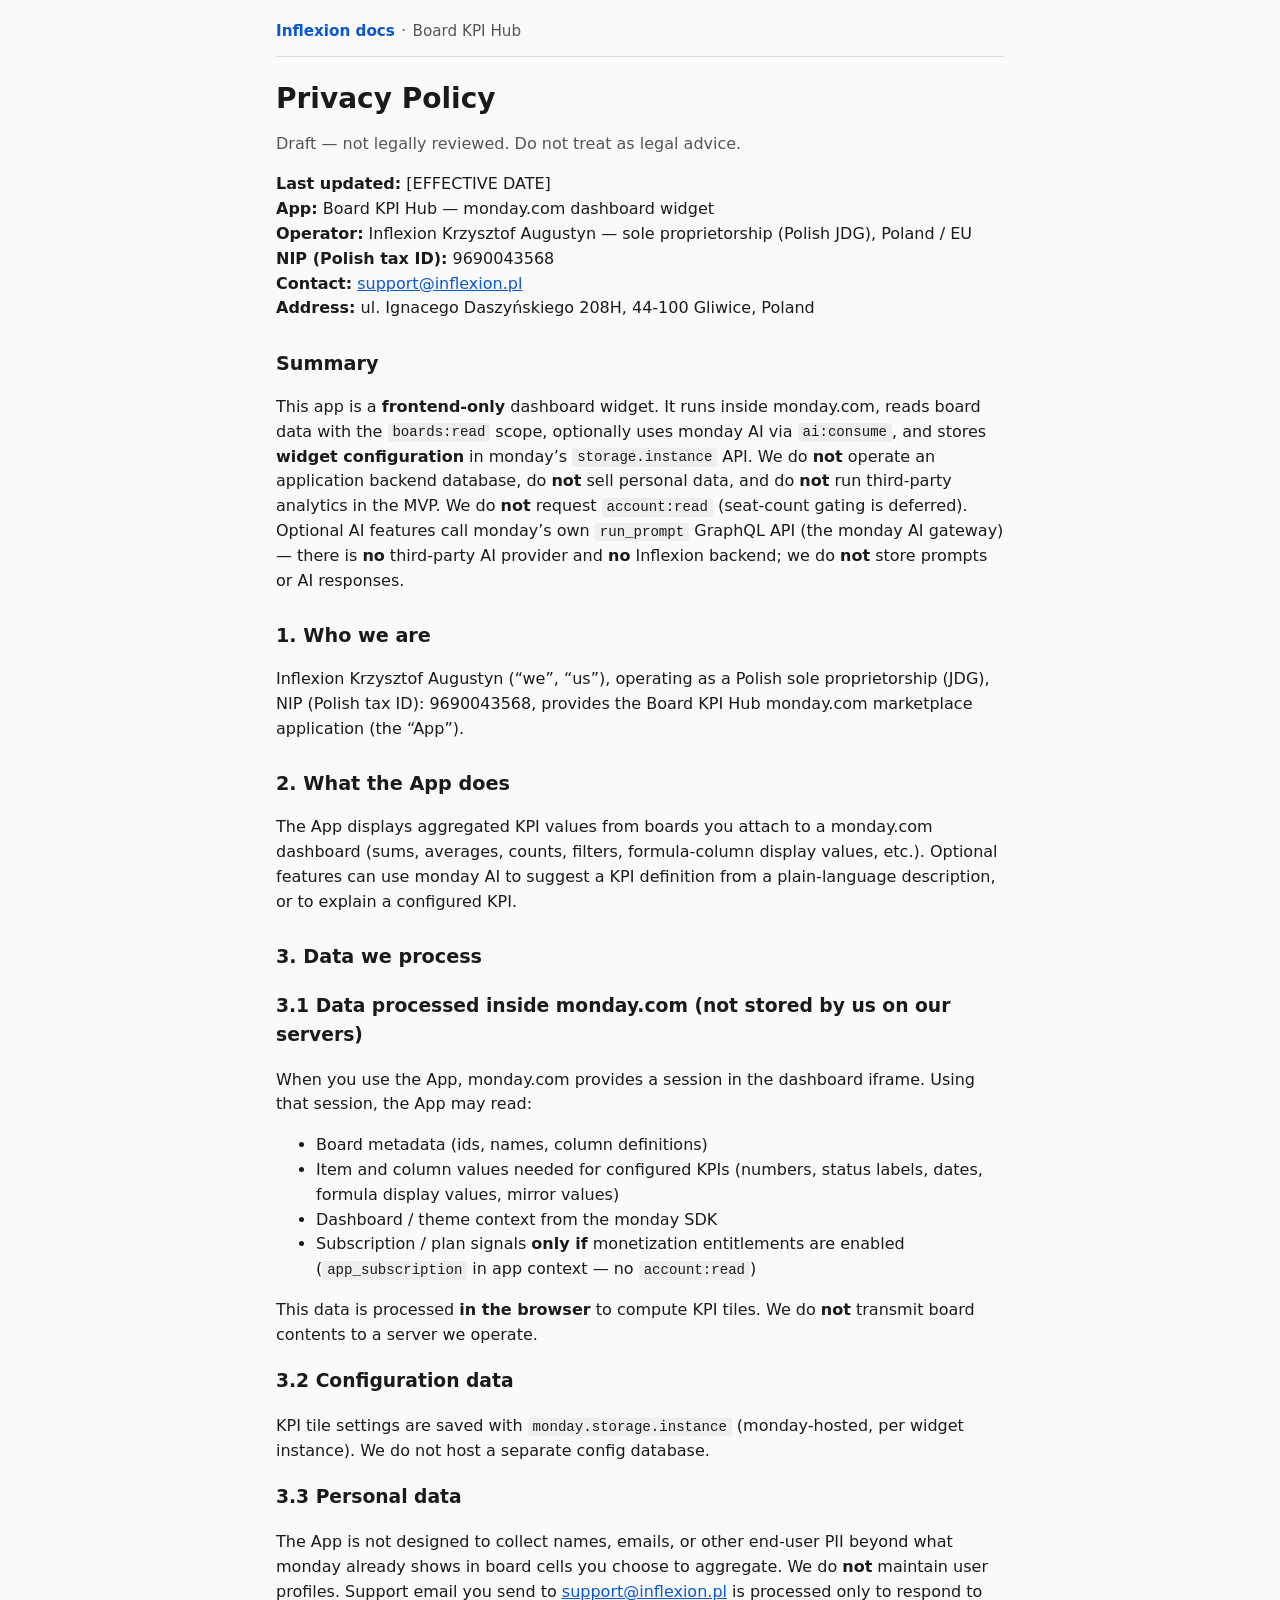
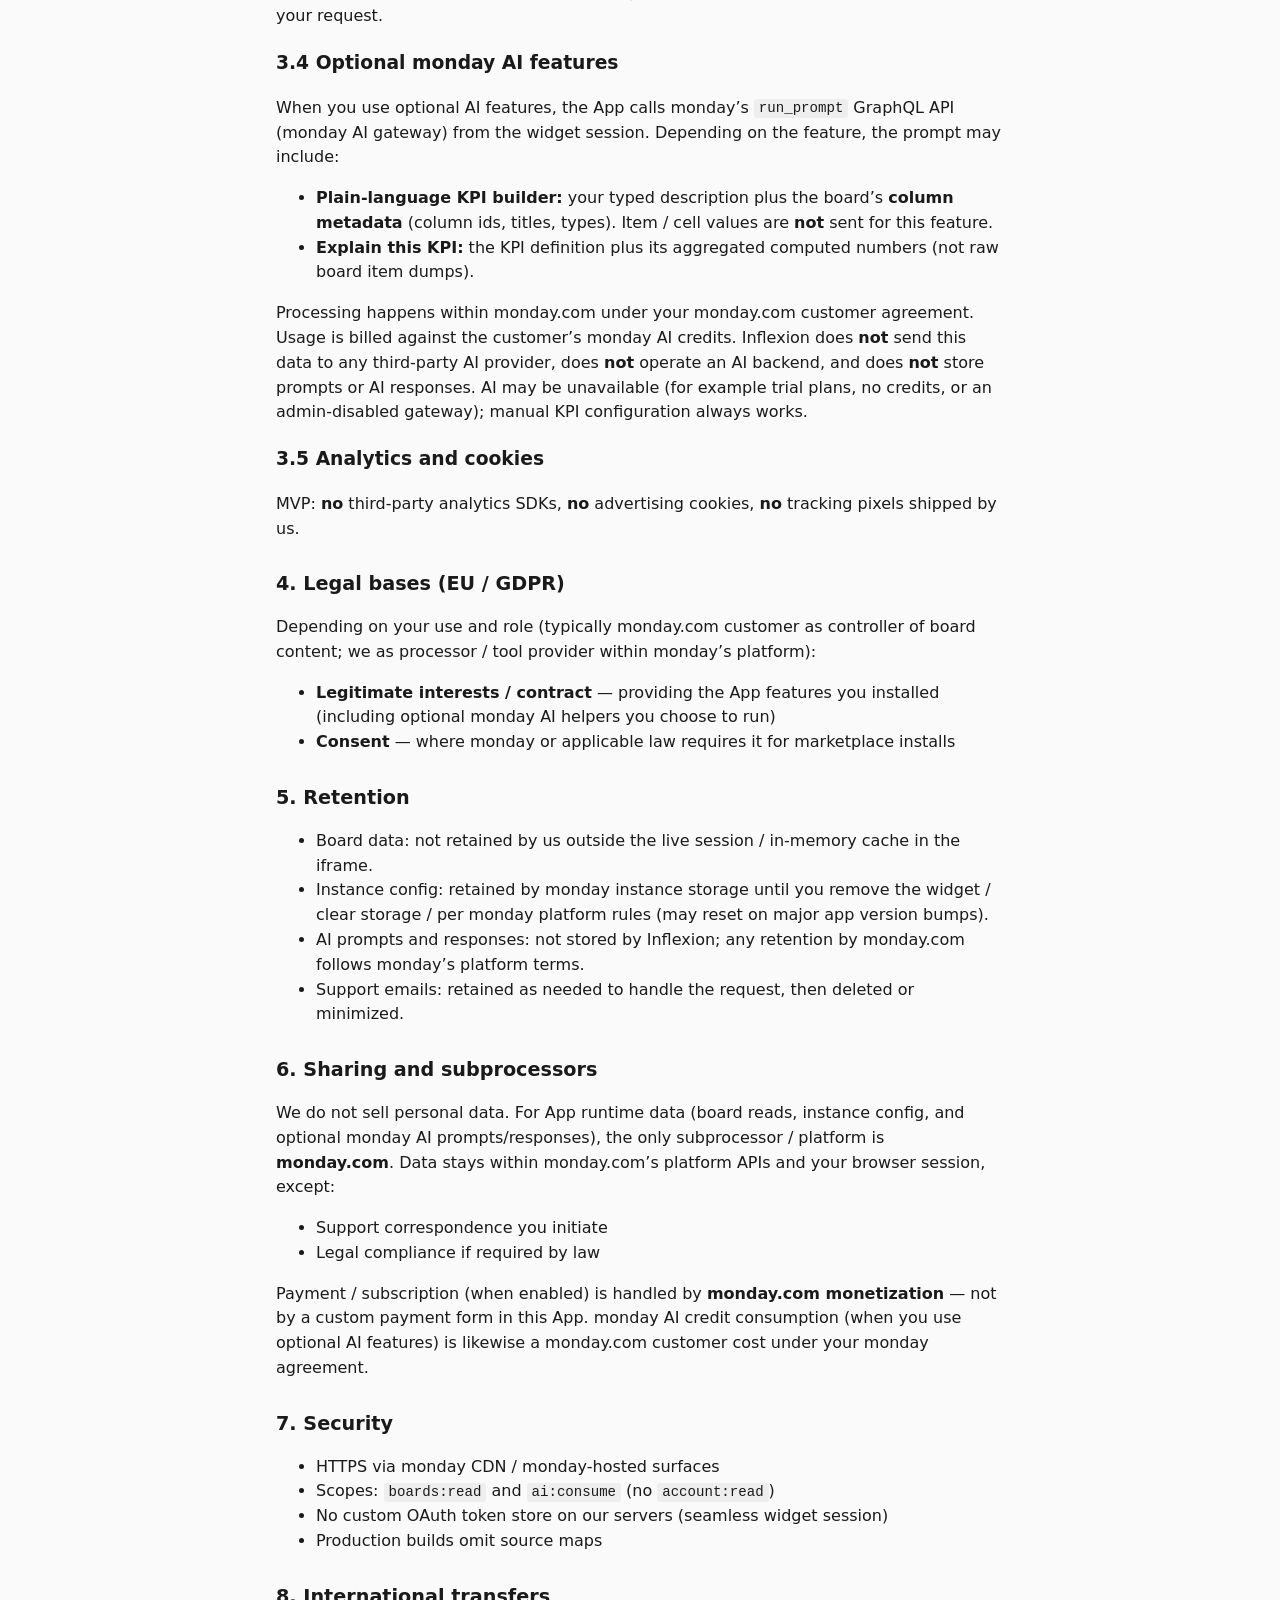
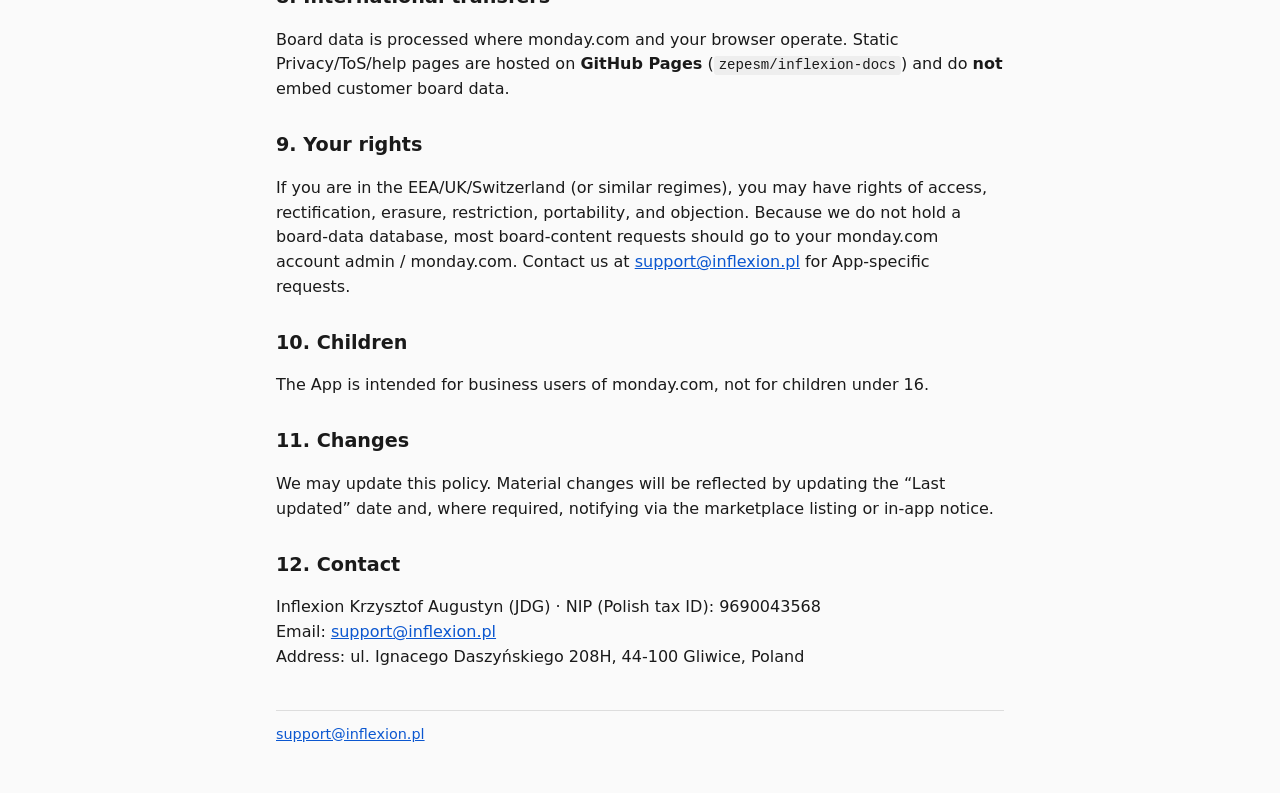
<file: monday-kpi/privacy/index.html>
<!DOCTYPE html>
<html lang="en">
<head>
  <meta charset="utf-8">
  <meta name="viewport" content="width=device-width, initial-scale=1">
  <title>Privacy Policy — Board KPI Hub</title>
  <link rel="canonical" href="https://zepesm.github.io/inflexion-docs/monday-kpi/privacy/">
  <link rel="stylesheet" href="../../assets/style.css">
</head>
<body>
  <div class="wrap">
    <header class="site-header">
      <a href="../../">Inflexion docs</a><span class="sep">·</span><span class="product">Board KPI Hub</span>
    </header>

    <h1>Privacy Policy</h1>
    <p class="muted">Draft — not legally reviewed. Do not treat as legal advice.</p>
    <p><strong>Last updated:</strong> [EFFECTIVE DATE]<br>
    <strong>App:</strong> Board KPI Hub — monday.com dashboard widget<br>
    <strong>Operator:</strong> Inflexion Krzysztof Augustyn — sole proprietorship (Polish JDG), Poland / EU<br>
    <strong>NIP (Polish tax ID):</strong> 9690043568<br>
    <strong>Contact:</strong> <a href="mailto:support@inflexion.pl">support@inflexion.pl</a><br>
    <strong>Address:</strong> ul. Ignacego Daszyńskiego 208H, 44-100 Gliwice, Poland</p>

    <h2>Summary</h2>
    <p>This app is a <strong>frontend-only</strong> dashboard widget. It runs inside monday.com, reads board data with the <code>boards:read</code> scope, optionally uses monday AI via <code>ai:consume</code>, and stores <strong>widget configuration</strong> in monday’s <code>storage.instance</code> API. We do <strong>not</strong> operate an application backend database, do <strong>not</strong> sell personal data, and do <strong>not</strong> run third-party analytics in the MVP. We do <strong>not</strong> request <code>account:read</code> (seat-count gating is deferred). Optional AI features call monday’s own <code>run_prompt</code> GraphQL API (the monday AI gateway) — there is <strong>no</strong> third-party AI provider and <strong>no</strong> Inflexion backend; we do <strong>not</strong> store prompts or AI responses.</p>

    <h2>1. Who we are</h2>
    <p>Inflexion Krzysztof Augustyn (“we”, “us”), operating as a Polish sole proprietorship (JDG), NIP (Polish tax ID): 9690043568, provides the Board KPI Hub monday.com marketplace application (the “App”).</p>

    <h2>2. What the App does</h2>
    <p>The App displays aggregated KPI values from boards you attach to a monday.com dashboard (sums, averages, counts, filters, formula-column display values, etc.). Optional features can use monday AI to suggest a KPI definition from a plain-language description, or to explain a configured KPI.</p>

    <h2>3. Data we process</h2>

    <h3>3.1 Data processed inside monday.com (not stored by us on our servers)</h3>
    <p>When you use the App, monday.com provides a session in the dashboard iframe. Using that session, the App may read:</p>
    <ul>
      <li>Board metadata (ids, names, column definitions)</li>
      <li>Item and column values needed for configured KPIs (numbers, status labels, dates, formula display values, mirror values)</li>
      <li>Dashboard / theme context from the monday SDK</li>
      <li>Subscription / plan signals <strong>only if</strong> monetization entitlements are enabled (<code>app_subscription</code> in app context — no <code>account:read</code>)</li>
    </ul>
    <p>This data is processed <strong>in the browser</strong> to compute KPI tiles. We do <strong>not</strong> transmit board contents to a server we operate.</p>

    <h3>3.2 Configuration data</h3>
    <p>KPI tile settings are saved with <code>monday.storage.instance</code> (monday-hosted, per widget instance). We do not host a separate config database.</p>

    <h3>3.3 Personal data</h3>
    <p>The App is not designed to collect names, emails, or other end-user PII beyond what monday already shows in board cells you choose to aggregate. We do <strong>not</strong> maintain user profiles. Support email you send to <a href="mailto:support@inflexion.pl">support@inflexion.pl</a> is processed only to respond to your request.</p>

    <h3>3.4 Optional monday AI features</h3>
    <p>When you use optional AI features, the App calls monday’s <code>run_prompt</code> GraphQL API (monday AI gateway) from the widget session. Depending on the feature, the prompt may include:</p>
    <ul>
      <li><strong>Plain-language KPI builder:</strong> your typed description plus the board’s <strong>column metadata</strong> (column ids, titles, types). Item / cell values are <strong>not</strong> sent for this feature.</li>
      <li><strong>Explain this KPI:</strong> the KPI definition plus its aggregated computed numbers (not raw board item dumps).</li>
    </ul>
    <p>Processing happens within monday.com under your monday.com customer agreement. Usage is billed against the customer’s monday AI credits. Inflexion does <strong>not</strong> send this data to any third-party AI provider, does <strong>not</strong> operate an AI backend, and does <strong>not</strong> store prompts or AI responses. AI may be unavailable (for example trial plans, no credits, or an admin-disabled gateway); manual KPI configuration always works.</p>

    <h3>3.5 Analytics and cookies</h3>
    <p>MVP: <strong>no</strong> third-party analytics SDKs, <strong>no</strong> advertising cookies, <strong>no</strong> tracking pixels shipped by us.</p>

    <h2>4. Legal bases (EU / GDPR)</h2>
    <p>Depending on your use and role (typically monday.com customer as controller of board content; we as processor / tool provider within monday’s platform):</p>
    <ul>
      <li><strong>Legitimate interests / contract</strong> — providing the App features you installed (including optional monday AI helpers you choose to run)</li>
      <li><strong>Consent</strong> — where monday or applicable law requires it for marketplace installs</li>
    </ul>

    <h2>5. Retention</h2>
    <ul>
      <li>Board data: not retained by us outside the live session / in-memory cache in the iframe.</li>
      <li>Instance config: retained by monday instance storage until you remove the widget / clear storage / per monday platform rules (may reset on major app version bumps).</li>
      <li>AI prompts and responses: not stored by Inflexion; any retention by monday.com follows monday’s platform terms.</li>
      <li>Support emails: retained as needed to handle the request, then deleted or minimized.</li>
    </ul>

    <h2>6. Sharing and subprocessors</h2>
    <p>We do not sell personal data. For App runtime data (board reads, instance config, and optional monday AI prompts/responses), the only subprocessor / platform is <strong>monday.com</strong>. Data stays within monday.com’s platform APIs and your browser session, except:</p>
    <ul>
      <li>Support correspondence you initiate</li>
      <li>Legal compliance if required by law</li>
    </ul>
    <p>Payment / subscription (when enabled) is handled by <strong>monday.com monetization</strong> — not by a custom payment form in this App. monday AI credit consumption (when you use optional AI features) is likewise a monday.com customer cost under your monday agreement.</p>

    <h2>7. Security</h2>
    <ul>
      <li>HTTPS via monday CDN / monday-hosted surfaces</li>
      <li>Scopes: <code>boards:read</code> and <code>ai:consume</code> (no <code>account:read</code>)</li>
      <li>No custom OAuth token store on our servers (seamless widget session)</li>
      <li>Production builds omit source maps</li>
    </ul>

    <h2>8. International transfers</h2>
    <p>Board data is processed where monday.com and your browser operate. Static Privacy/ToS/help pages are hosted on <strong>GitHub Pages</strong> (<code>zepesm/inflexion-docs</code>) and do <strong>not</strong> embed customer board data.</p>

    <h2>9. Your rights</h2>
    <p>If you are in the EEA/UK/Switzerland (or similar regimes), you may have rights of access, rectification, erasure, restriction, portability, and objection. Because we do not hold a board-data database, most board-content requests should go to your monday.com account admin / monday.com. Contact us at <a href="mailto:support@inflexion.pl">support@inflexion.pl</a> for App-specific requests.</p>

    <h2>10. Children</h2>
    <p>The App is intended for business users of monday.com, not for children under 16.</p>

    <h2>11. Changes</h2>
    <p>We may update this policy. Material changes will be reflected by updating the “Last updated” date and, where required, notifying via the marketplace listing or in-app notice.</p>

    <h2>12. Contact</h2>
    <p>Inflexion Krzysztof Augustyn (JDG) · NIP (Polish tax ID): 9690043568<br>
    Email: <a href="mailto:support@inflexion.pl">support@inflexion.pl</a><br>
    Address: ul. Ignacego Daszyńskiego 208H, 44-100 Gliwice, Poland</p>

    <footer class="site-footer">
      <a href="mailto:support@inflexion.pl">support@inflexion.pl</a>
    </footer>
  </div>
</body>
</html>
</file>
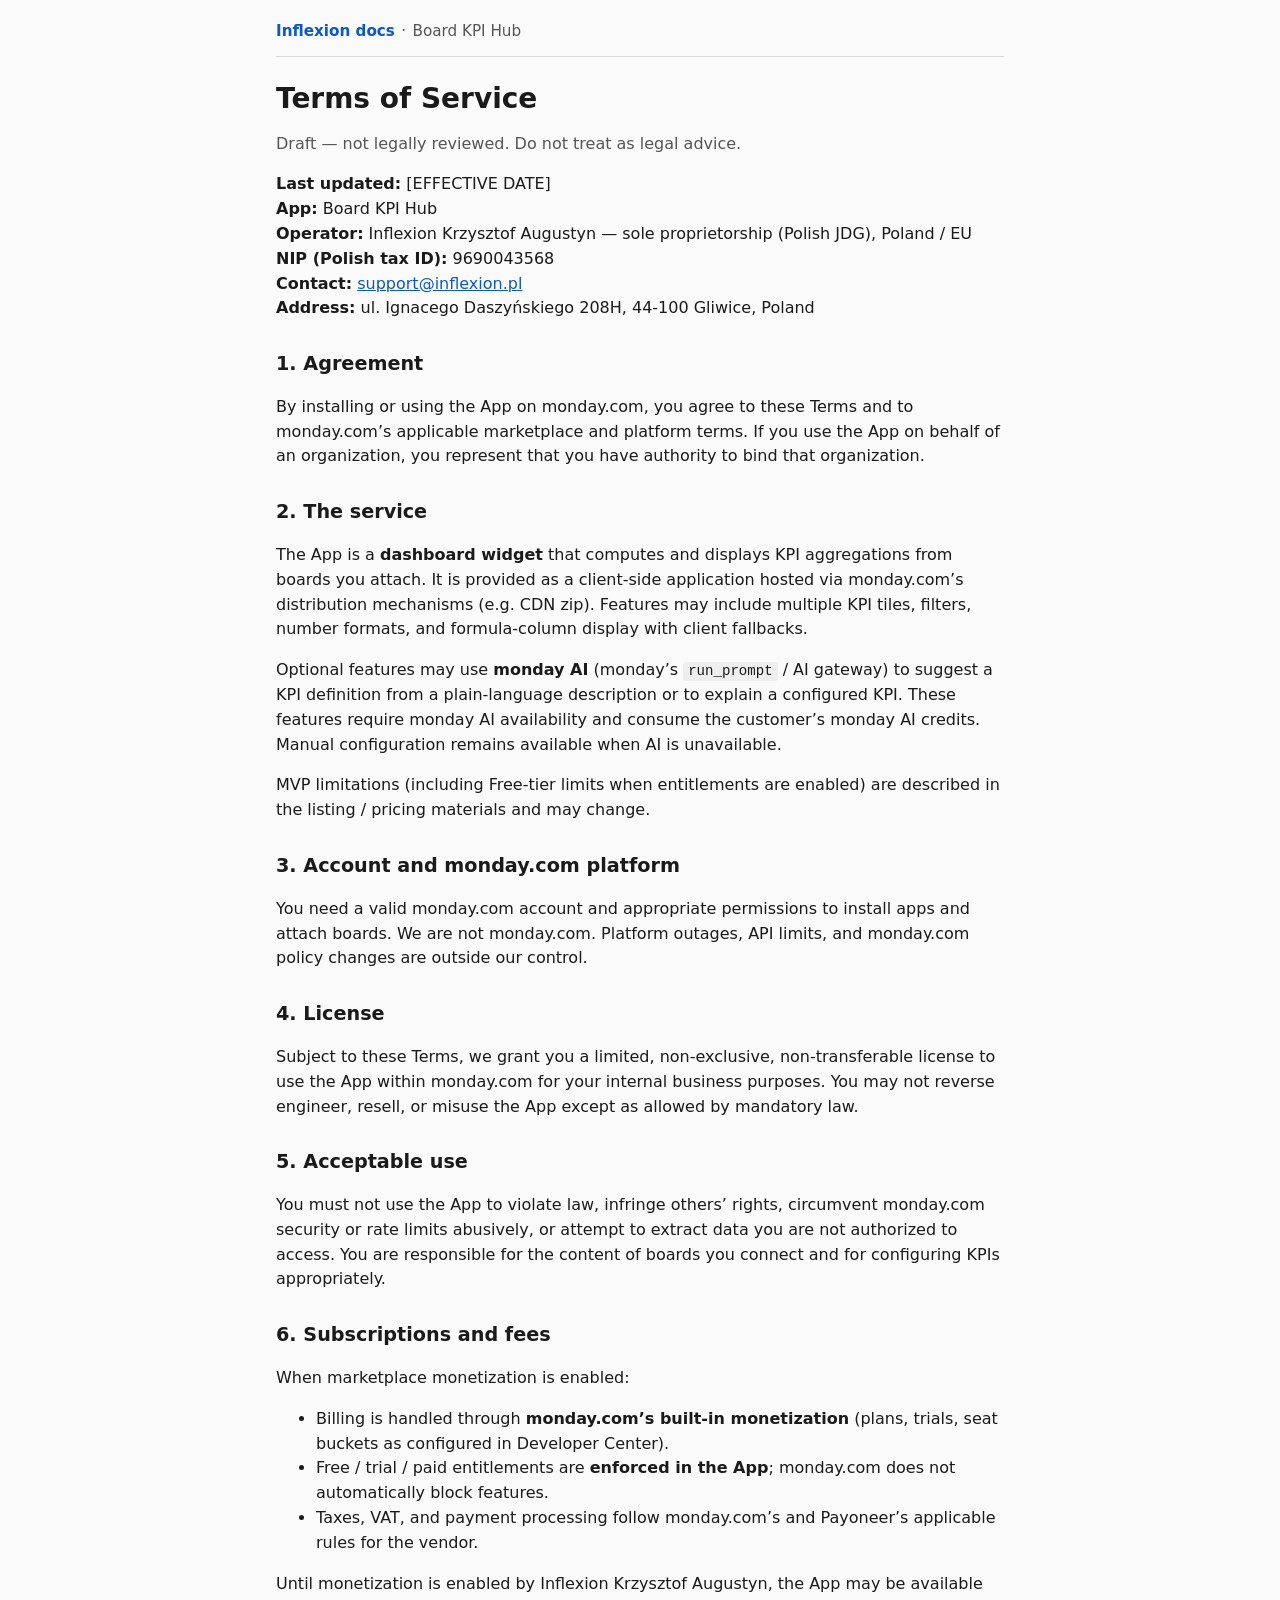
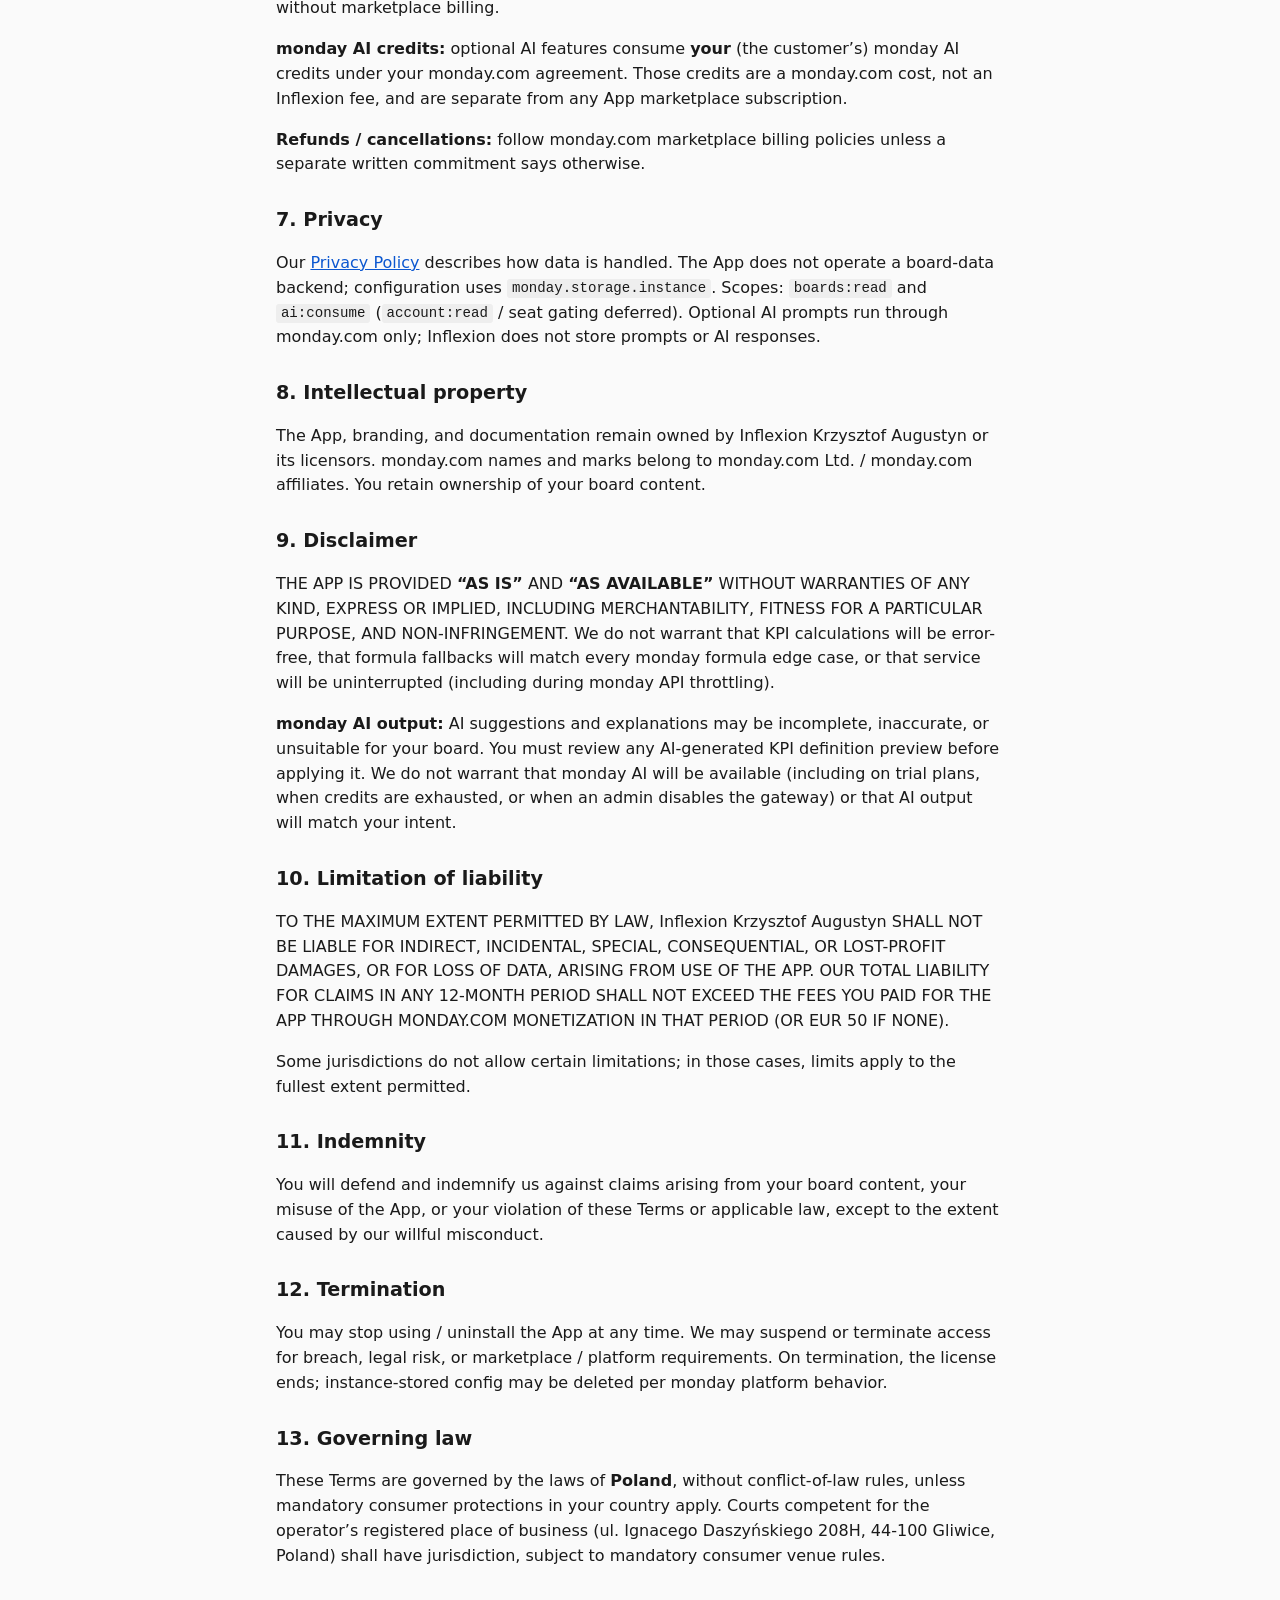
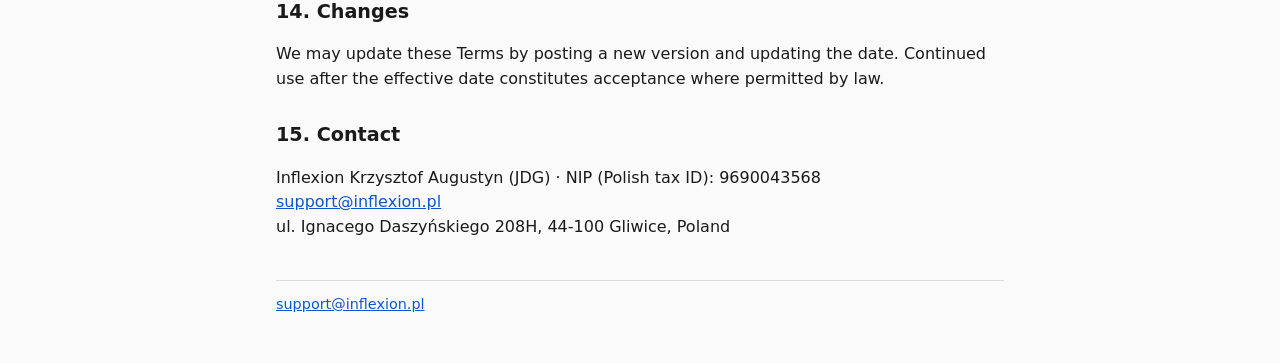
<file: monday-kpi/terms/index.html>
<!DOCTYPE html>
<html lang="en">
<head>
  <meta charset="utf-8">
  <meta name="viewport" content="width=device-width, initial-scale=1">
  <title>Terms of Service — Board KPI Hub</title>
  <link rel="canonical" href="https://zepesm.github.io/inflexion-docs/monday-kpi/terms/">
  <link rel="stylesheet" href="../../assets/style.css">
</head>
<body>
  <div class="wrap">
    <header class="site-header">
      <a href="../../">Inflexion docs</a><span class="sep">·</span><span class="product">Board KPI Hub</span>
    </header>

    <h1>Terms of Service</h1>
    <p class="muted">Draft — not legally reviewed. Do not treat as legal advice.</p>
    <p><strong>Last updated:</strong> [EFFECTIVE DATE]<br>
    <strong>App:</strong> Board KPI Hub<br>
    <strong>Operator:</strong> Inflexion Krzysztof Augustyn — sole proprietorship (Polish JDG), Poland / EU<br>
    <strong>NIP (Polish tax ID):</strong> 9690043568<br>
    <strong>Contact:</strong> <a href="mailto:support@inflexion.pl">support@inflexion.pl</a><br>
    <strong>Address:</strong> ul. Ignacego Daszyńskiego 208H, 44-100 Gliwice, Poland</p>

    <h2>1. Agreement</h2>
    <p>By installing or using the App on monday.com, you agree to these Terms and to monday.com’s applicable marketplace and platform terms. If you use the App on behalf of an organization, you represent that you have authority to bind that organization.</p>

    <h2>2. The service</h2>
    <p>The App is a <strong>dashboard widget</strong> that computes and displays KPI aggregations from boards you attach. It is provided as a client-side application hosted via monday.com’s distribution mechanisms (e.g. CDN zip). Features may include multiple KPI tiles, filters, number formats, and formula-column display with client fallbacks.</p>
    <p>Optional features may use <strong>monday AI</strong> (monday’s <code>run_prompt</code> / AI gateway) to suggest a KPI definition from a plain-language description or to explain a configured KPI. These features require monday AI availability and consume the customer’s monday AI credits. Manual configuration remains available when AI is unavailable.</p>
    <p>MVP limitations (including Free-tier limits when entitlements are enabled) are described in the listing / pricing materials and may change.</p>

    <h2>3. Account and monday.com platform</h2>
    <p>You need a valid monday.com account and appropriate permissions to install apps and attach boards. We are not monday.com. Platform outages, API limits, and monday.com policy changes are outside our control.</p>

    <h2>4. License</h2>
    <p>Subject to these Terms, we grant you a limited, non-exclusive, non-transferable license to use the App within monday.com for your internal business purposes. You may not reverse engineer, resell, or misuse the App except as allowed by mandatory law.</p>

    <h2>5. Acceptable use</h2>
    <p>You must not use the App to violate law, infringe others’ rights, circumvent monday.com security or rate limits abusively, or attempt to extract data you are not authorized to access. You are responsible for the content of boards you connect and for configuring KPIs appropriately.</p>

    <h2>6. Subscriptions and fees</h2>
    <p>When marketplace monetization is enabled:</p>
    <ul>
      <li>Billing is handled through <strong>monday.com’s built-in monetization</strong> (plans, trials, seat buckets as configured in Developer Center).</li>
      <li>Free / trial / paid entitlements are <strong>enforced in the App</strong>; monday.com does not automatically block features.</li>
      <li>Taxes, VAT, and payment processing follow monday.com’s and Payoneer’s applicable rules for the vendor.</li>
    </ul>
    <p>Until monetization is enabled by Inflexion Krzysztof Augustyn, the App may be available without marketplace billing.</p>
    <p><strong>monday AI credits:</strong> optional AI features consume <strong>your</strong> (the customer’s) monday AI credits under your monday.com agreement. Those credits are a monday.com cost, not an Inflexion fee, and are separate from any App marketplace subscription.</p>
    <p><strong>Refunds / cancellations:</strong> follow monday.com marketplace billing policies unless a separate written commitment says otherwise.</p>

    <h2>7. Privacy</h2>
    <p>Our <a href="../privacy/">Privacy Policy</a> describes how data is handled. The App does not operate a board-data backend; configuration uses <code>monday.storage.instance</code>. Scopes: <code>boards:read</code> and <code>ai:consume</code> (<code>account:read</code> / seat gating deferred). Optional AI prompts run through monday.com only; Inflexion does not store prompts or AI responses.</p>

    <h2>8. Intellectual property</h2>
    <p>The App, branding, and documentation remain owned by Inflexion Krzysztof Augustyn or its licensors. monday.com names and marks belong to monday.com Ltd. / monday.com affiliates. You retain ownership of your board content.</p>

    <h2>9. Disclaimer</h2>
    <p>THE APP IS PROVIDED <strong>“AS IS”</strong> AND <strong>“AS AVAILABLE”</strong> WITHOUT WARRANTIES OF ANY KIND, EXPRESS OR IMPLIED, INCLUDING MERCHANTABILITY, FITNESS FOR A PARTICULAR PURPOSE, AND NON-INFRINGEMENT. We do not warrant that KPI calculations will be error-free, that formula fallbacks will match every monday formula edge case, or that service will be uninterrupted (including during monday API throttling).</p>
    <p><strong>monday AI output:</strong> AI suggestions and explanations may be incomplete, inaccurate, or unsuitable for your board. You must review any AI-generated KPI definition preview before applying it. We do not warrant that monday AI will be available (including on trial plans, when credits are exhausted, or when an admin disables the gateway) or that AI output will match your intent.</p>

    <h2>10. Limitation of liability</h2>
    <p>TO THE MAXIMUM EXTENT PERMITTED BY LAW, Inflexion Krzysztof Augustyn SHALL NOT BE LIABLE FOR INDIRECT, INCIDENTAL, SPECIAL, CONSEQUENTIAL, OR LOST-PROFIT DAMAGES, OR FOR LOSS OF DATA, ARISING FROM USE OF THE APP. OUR TOTAL LIABILITY FOR CLAIMS IN ANY 12-MONTH PERIOD SHALL NOT EXCEED THE FEES YOU PAID FOR THE APP THROUGH MONDAY.COM MONETIZATION IN THAT PERIOD (OR EUR 50 IF NONE).</p>
    <p>Some jurisdictions do not allow certain limitations; in those cases, limits apply to the fullest extent permitted.</p>

    <h2>11. Indemnity</h2>
    <p>You will defend and indemnify us against claims arising from your board content, your misuse of the App, or your violation of these Terms or applicable law, except to the extent caused by our willful misconduct.</p>

    <h2>12. Termination</h2>
    <p>You may stop using / uninstall the App at any time. We may suspend or terminate access for breach, legal risk, or marketplace / platform requirements. On termination, the license ends; instance-stored config may be deleted per monday platform behavior.</p>

    <h2>13. Governing law</h2>
    <p>These Terms are governed by the laws of <strong>Poland</strong>, without conflict-of-law rules, unless mandatory consumer protections in your country apply. Courts competent for the operator’s registered place of business (ul. Ignacego Daszyńskiego 208H, 44-100 Gliwice, Poland) shall have jurisdiction, subject to mandatory consumer venue rules.</p>

    <h2>14. Changes</h2>
    <p>We may update these Terms by posting a new version and updating the date. Continued use after the effective date constitutes acceptance where permitted by law.</p>

    <h2>15. Contact</h2>
    <p>Inflexion Krzysztof Augustyn (JDG) · NIP (Polish tax ID): 9690043568<br>
    <a href="mailto:support@inflexion.pl">support@inflexion.pl</a><br>
    ul. Ignacego Daszyńskiego 208H, 44-100 Gliwice, Poland</p>

    <footer class="site-footer">
      <a href="mailto:support@inflexion.pl">support@inflexion.pl</a>
    </footer>
  </div>
</body>
</html>
</file>
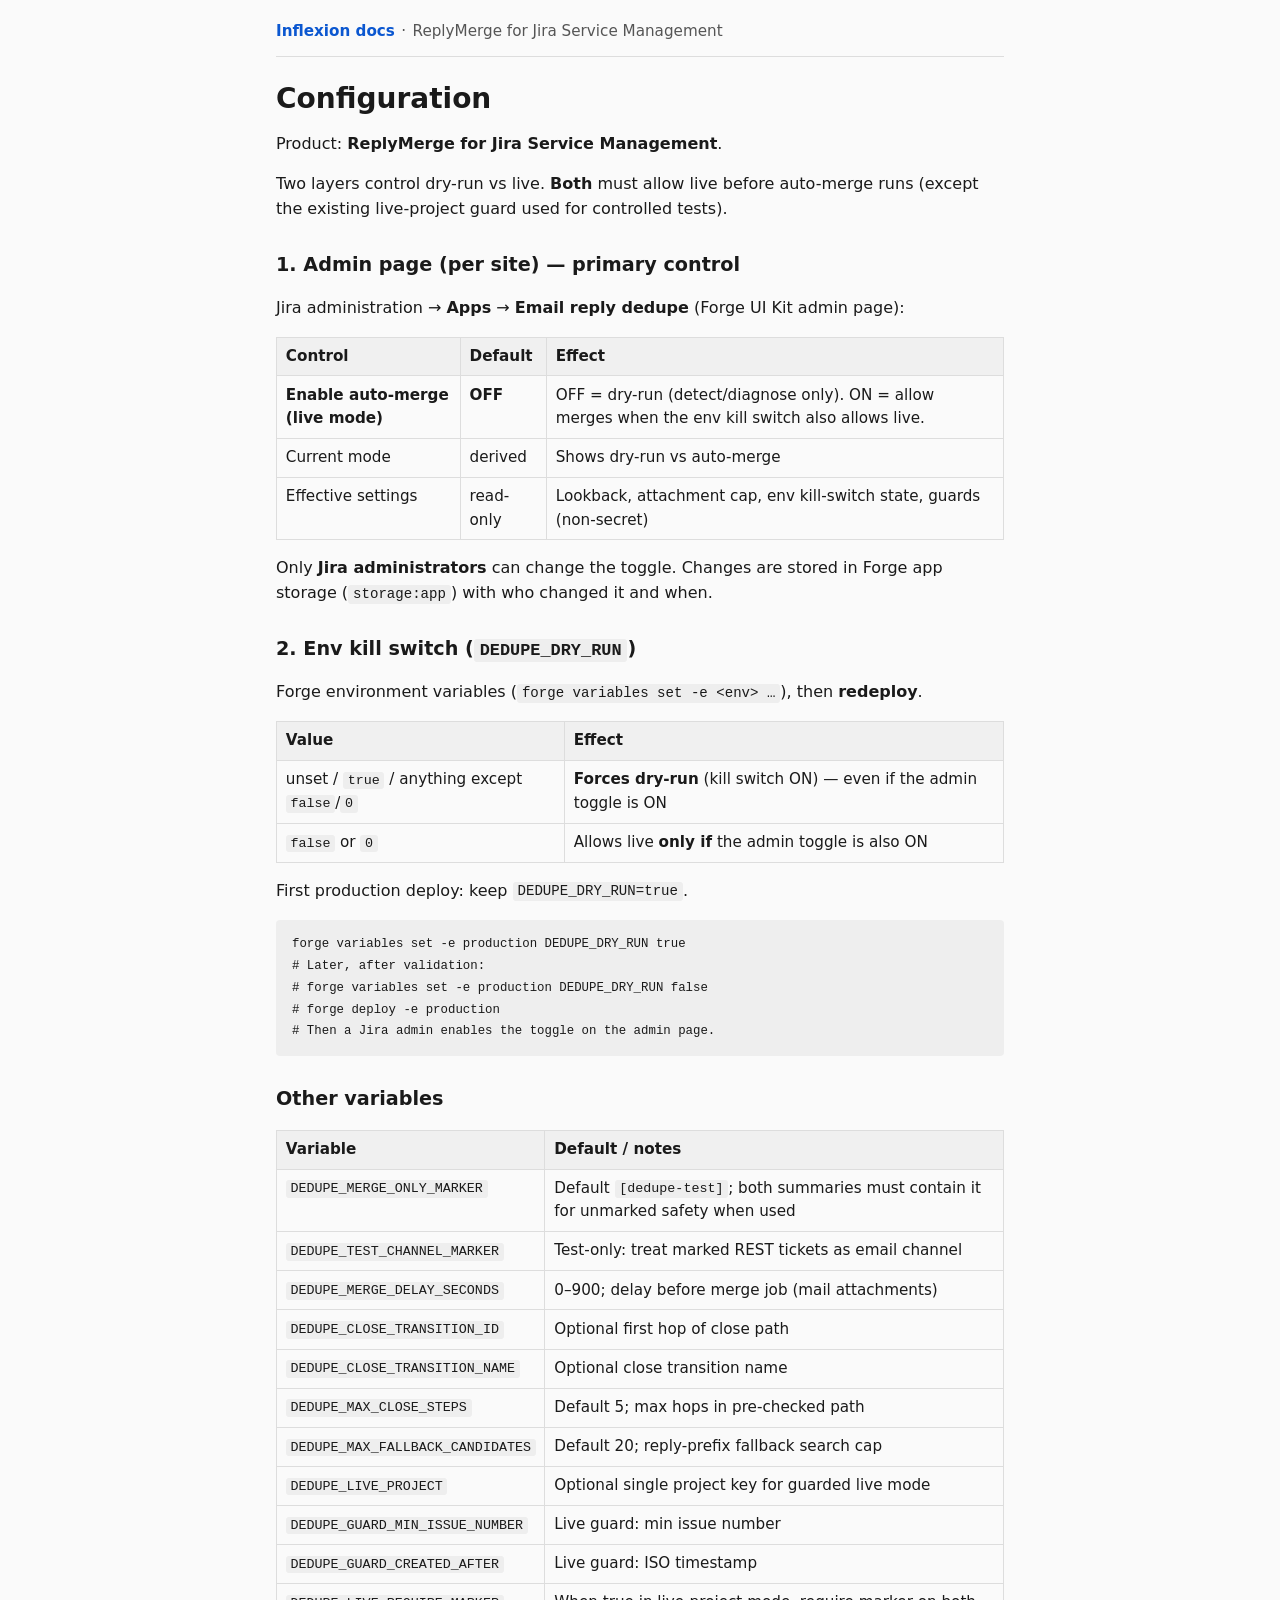
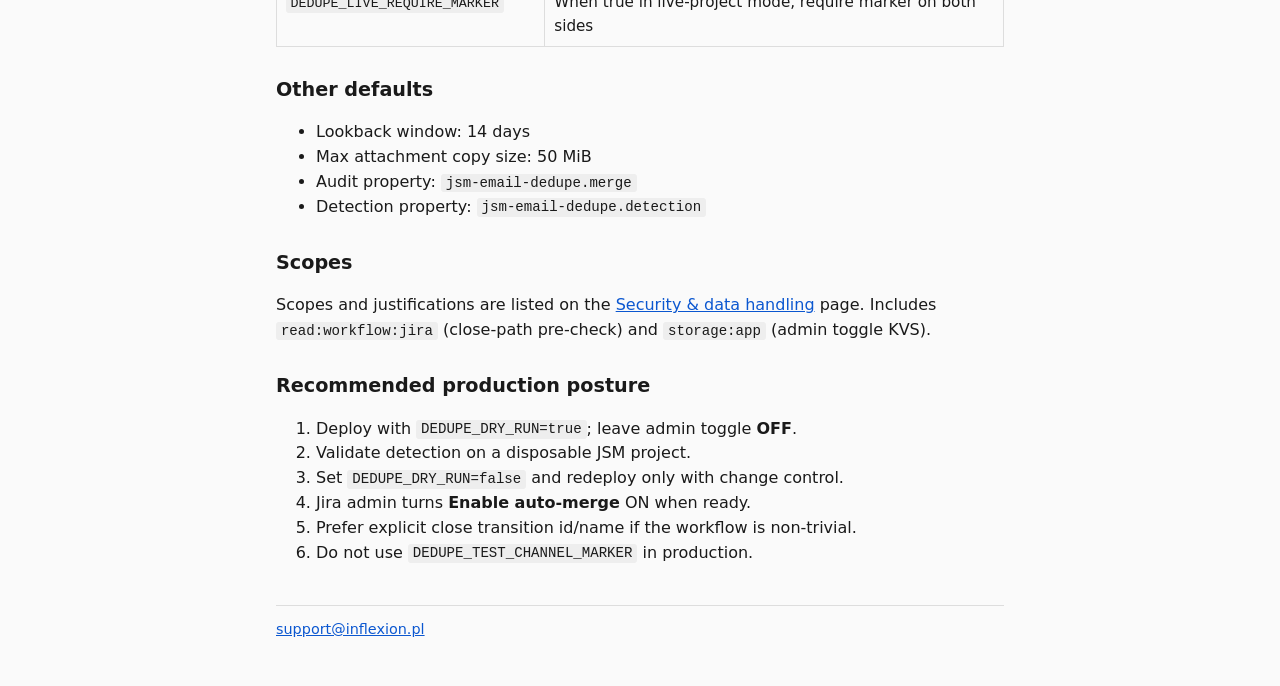
<file: jsm/help/configuration/index.html>
<!DOCTYPE html>
<html lang="en">
<head>
  <meta charset="utf-8">
  <meta name="viewport" content="width=device-width, initial-scale=1">
  <title>Configuration — ReplyMerge for Jira Service Management</title>
  <link rel="stylesheet" href="../../../assets/style.css">
</head>
<body>
  <div class="wrap">
    <header class="site-header">
      <a href="../../../">Inflexion docs</a><span class="sep">·</span><span class="product">ReplyMerge for Jira Service Management</span>
    </header>

    <h1>Configuration</h1>
    <p>Product: <strong>ReplyMerge for Jira Service Management</strong>.</p>
    <p>Two layers control dry-run vs live. <strong>Both</strong> must allow live before auto-merge runs (except the existing live-project guard used for controlled tests).</p>

    <h2>1. Admin page (per site) — primary control</h2>
    <p>Jira administration → <strong>Apps</strong> → <strong>Email reply dedupe</strong> (Forge UI Kit admin page):</p>
    <table>
      <thead><tr><th>Control</th><th>Default</th><th>Effect</th></tr></thead>
      <tbody>
        <tr><td><strong>Enable auto-merge (live mode)</strong></td><td><strong>OFF</strong></td><td>OFF = dry-run (detect/diagnose only). ON = allow merges when the env kill switch also allows live.</td></tr>
        <tr><td>Current mode</td><td>derived</td><td>Shows dry-run vs auto-merge</td></tr>
        <tr><td>Effective settings</td><td>read-only</td><td>Lookback, attachment cap, env kill-switch state, guards (non-secret)</td></tr>
      </tbody>
    </table>
    <p>Only <strong>Jira administrators</strong> can change the toggle. Changes are stored in Forge app storage (<code>storage:app</code>) with who changed it and when.</p>

    <h2>2. Env kill switch (<code>DEDUPE_DRY_RUN</code>)</h2>
    <p>Forge environment variables (<code>forge variables set -e &lt;env&gt; …</code>), then <strong>redeploy</strong>.</p>
    <table>
      <thead><tr><th>Value</th><th>Effect</th></tr></thead>
      <tbody>
        <tr><td>unset / <code>true</code> / anything except <code>false</code>/<code>0</code></td><td><strong>Forces dry-run</strong> (kill switch ON) — even if the admin toggle is ON</td></tr>
        <tr><td><code>false</code> or <code>0</code></td><td>Allows live <strong>only if</strong> the admin toggle is also ON</td></tr>
      </tbody>
    </table>
    <p>First production deploy: keep <code>DEDUPE_DRY_RUN=true</code>.</p>
    <pre><code>forge variables set -e production DEDUPE_DRY_RUN true
# Later, after validation:
# forge variables set -e production DEDUPE_DRY_RUN false
# forge deploy -e production
# Then a Jira admin enables the toggle on the admin page.</code></pre>

    <h2>Other variables</h2>
    <table>
      <thead><tr><th>Variable</th><th>Default / notes</th></tr></thead>
      <tbody>
        <tr><td><code>DEDUPE_MERGE_ONLY_MARKER</code></td><td>Default <code>[dedupe-test]</code>; both summaries must contain it for unmarked safety when used</td></tr>
        <tr><td><code>DEDUPE_TEST_CHANNEL_MARKER</code></td><td>Test-only: treat marked REST tickets as email channel</td></tr>
        <tr><td><code>DEDUPE_MERGE_DELAY_SECONDS</code></td><td>0–900; delay before merge job (mail attachments)</td></tr>
        <tr><td><code>DEDUPE_CLOSE_TRANSITION_ID</code></td><td>Optional first hop of close path</td></tr>
        <tr><td><code>DEDUPE_CLOSE_TRANSITION_NAME</code></td><td>Optional close transition name</td></tr>
        <tr><td><code>DEDUPE_MAX_CLOSE_STEPS</code></td><td>Default 5; max hops in pre-checked path</td></tr>
        <tr><td><code>DEDUPE_MAX_FALLBACK_CANDIDATES</code></td><td>Default 20; reply-prefix fallback search cap</td></tr>
        <tr><td><code>DEDUPE_LIVE_PROJECT</code></td><td>Optional single project key for guarded live mode</td></tr>
        <tr><td><code>DEDUPE_GUARD_MIN_ISSUE_NUMBER</code></td><td>Live guard: min issue number</td></tr>
        <tr><td><code>DEDUPE_GUARD_CREATED_AFTER</code></td><td>Live guard: ISO timestamp</td></tr>
        <tr><td><code>DEDUPE_LIVE_REQUIRE_MARKER</code></td><td>When true in live-project mode, require marker on both sides</td></tr>
      </tbody>
    </table>

    <h2>Other defaults</h2>
    <ul>
      <li>Lookback window: 14 days</li>
      <li>Max attachment copy size: 50 MiB</li>
      <li>Audit property: <code>jsm-email-dedupe.merge</code></li>
      <li>Detection property: <code>jsm-email-dedupe.detection</code></li>
    </ul>

    <h2>Scopes</h2>
    <p>Scopes and justifications are listed on the <a href="../../security/">Security &amp; data handling</a> page. Includes <code>read:workflow:jira</code> (close-path pre-check) and <code>storage:app</code> (admin toggle KVS).</p>

    <h2>Recommended production posture</h2>
    <ol>
      <li>Deploy with <code>DEDUPE_DRY_RUN=true</code>; leave admin toggle <strong>OFF</strong>.</li>
      <li>Validate detection on a disposable JSM project.</li>
      <li>Set <code>DEDUPE_DRY_RUN=false</code> and redeploy only with change control.</li>
      <li>Jira admin turns <strong>Enable auto-merge</strong> ON when ready.</li>
      <li>Prefer explicit close transition id/name if the workflow is non-trivial.</li>
      <li>Do not use <code>DEDUPE_TEST_CHANNEL_MARKER</code> in production.</li>
    </ol>

    <footer class="site-footer">
      <a href="mailto:support@inflexion.pl">support@inflexion.pl</a>
    </footer>
  </div>
</body>
</html>
</file>
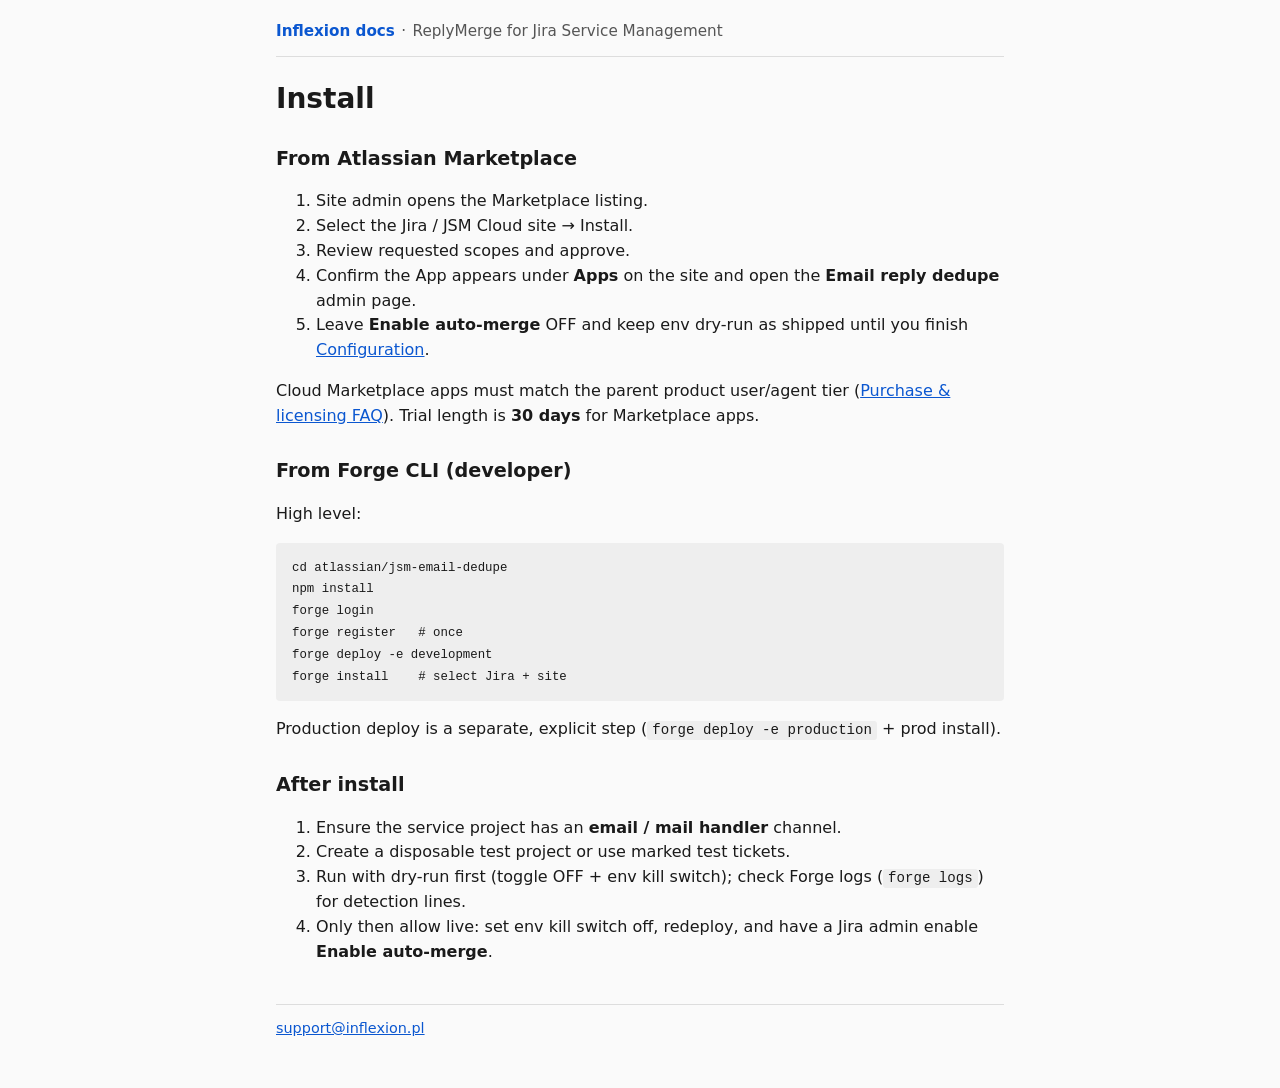
<file: jsm/help/install/index.html>
<!DOCTYPE html>
<html lang="en">
<head>
  <meta charset="utf-8">
  <meta name="viewport" content="width=device-width, initial-scale=1">
  <title>Install — ReplyMerge for Jira Service Management</title>
  <link rel="stylesheet" href="../../../assets/style.css">
</head>
<body>
  <div class="wrap">
    <header class="site-header">
      <a href="../../../">Inflexion docs</a><span class="sep">·</span><span class="product">ReplyMerge for Jira Service Management</span>
    </header>

    <h1>Install</h1>

    <h2>From Atlassian Marketplace</h2>
    <ol>
      <li>Site admin opens the Marketplace listing.</li>
      <li>Select the Jira / JSM Cloud site → Install.</li>
      <li>Review requested scopes and approve.</li>
      <li>Confirm the App appears under <strong>Apps</strong> on the site and open the <strong>Email reply dedupe</strong> admin page.</li>
      <li>Leave <strong>Enable auto-merge</strong> OFF and keep env dry-run as shipped until you finish <a href="../configuration/">Configuration</a>.</li>
    </ol>
    <p>Cloud Marketplace apps must match the parent product user/agent tier (<a href="https://www.atlassian.com/licensing/purchase-licensing">Purchase &amp; licensing FAQ</a>). Trial length is <strong>30 days</strong> for Marketplace apps.</p>

    <h2>From Forge CLI (developer)</h2>
    <p>High level:</p>
    <pre><code>cd atlassian/jsm-email-dedupe
npm install
forge login
forge register   # once
forge deploy -e development
forge install    # select Jira + site</code></pre>
    <p>Production deploy is a separate, explicit step (<code>forge deploy -e production</code> + prod install).</p>

    <h2>After install</h2>
    <ol>
      <li>Ensure the service project has an <strong>email / mail handler</strong> channel.</li>
      <li>Create a disposable test project or use marked test tickets.</li>
      <li>Run with dry-run first (toggle OFF + env kill switch); check Forge logs (<code>forge logs</code>) for detection lines.</li>
      <li>Only then allow live: set env kill switch off, redeploy, and have a Jira admin enable <strong>Enable auto-merge</strong>.</li>
    </ol>

    <footer class="site-footer">
      <a href="mailto:support@inflexion.pl">support@inflexion.pl</a>
    </footer>
  </div>
</body>
</html>
</file>
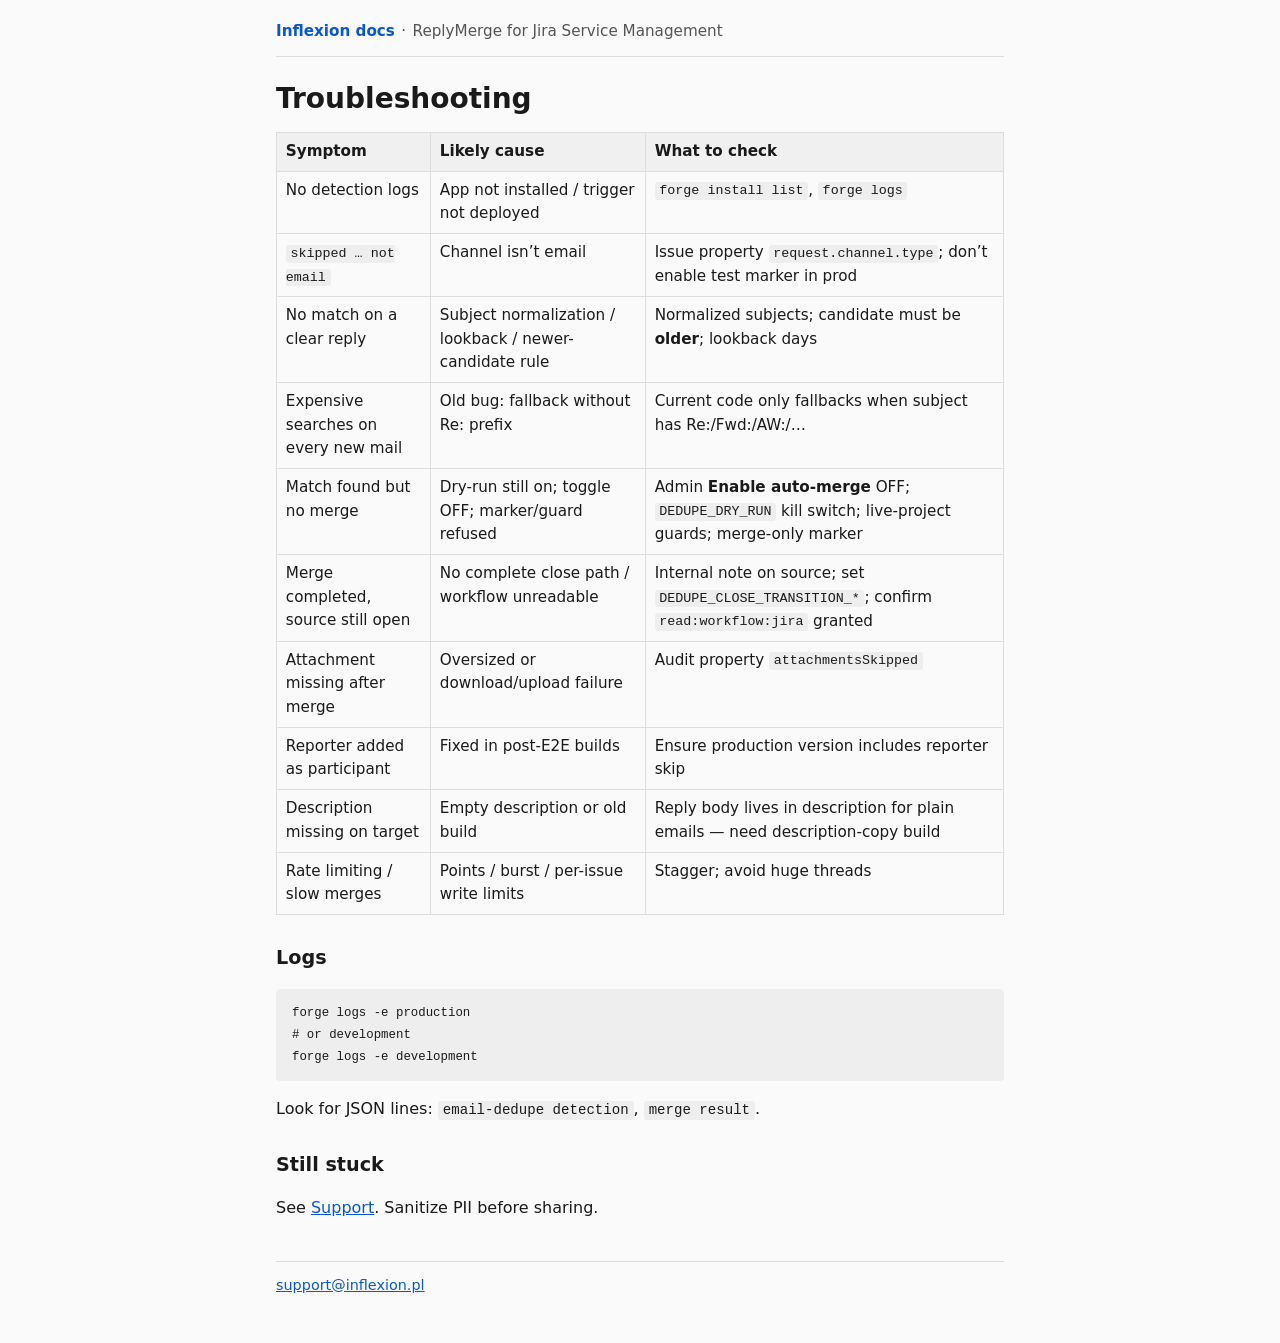
<file: jsm/help/troubleshooting/index.html>
<!DOCTYPE html>
<html lang="en">
<head>
  <meta charset="utf-8">
  <meta name="viewport" content="width=device-width, initial-scale=1">
  <title>Troubleshooting — ReplyMerge for Jira Service Management</title>
  <link rel="stylesheet" href="../../../assets/style.css">
</head>
<body>
  <div class="wrap">
    <header class="site-header">
      <a href="../../../">Inflexion docs</a><span class="sep">·</span><span class="product">ReplyMerge for Jira Service Management</span>
    </header>

    <h1>Troubleshooting</h1>
    <table>
      <thead><tr><th>Symptom</th><th>Likely cause</th><th>What to check</th></tr></thead>
      <tbody>
        <tr><td>No detection logs</td><td>App not installed / trigger not deployed</td><td><code>forge install list</code>, <code>forge logs</code></td></tr>
        <tr><td><code>skipped … not email</code></td><td>Channel isn’t email</td><td>Issue property <code>request.channel.type</code>; don’t enable test marker in prod</td></tr>
        <tr><td>No match on a clear reply</td><td>Subject normalization / lookback / newer-candidate rule</td><td>Normalized subjects; candidate must be <strong>older</strong>; lookback days</td></tr>
        <tr><td>Expensive searches on every new mail</td><td>Old bug: fallback without Re: prefix</td><td>Current code only fallbacks when subject has Re:/Fwd:/AW:/…</td></tr>
        <tr><td>Match found but no merge</td><td>Dry-run still on; toggle OFF; marker/guard refused</td><td>Admin <strong>Enable auto-merge</strong> OFF; <code>DEDUPE_DRY_RUN</code> kill switch; live-project guards; merge-only marker</td></tr>
        <tr><td>Merge completed, source still open</td><td>No complete close path / workflow unreadable</td><td>Internal note on source; set <code>DEDUPE_CLOSE_TRANSITION_*</code>; confirm <code>read:workflow:jira</code> granted</td></tr>
        <tr><td>Attachment missing after merge</td><td>Oversized or download/upload failure</td><td>Audit property <code>attachmentsSkipped</code></td></tr>
        <tr><td>Reporter added as participant</td><td>Fixed in post-E2E builds</td><td>Ensure production version includes reporter skip</td></tr>
        <tr><td>Description missing on target</td><td>Empty description or old build</td><td>Reply body lives in description for plain emails — need description-copy build</td></tr>
        <tr><td>Rate limiting / slow merges</td><td>Points / burst / per-issue write limits</td><td>Stagger; avoid huge threads</td></tr>
      </tbody>
    </table>

    <h2>Logs</h2>
    <pre><code>forge logs -e production
# or development
forge logs -e development</code></pre>
    <p>Look for JSON lines: <code>email-dedupe detection</code>, <code>merge result</code>.</p>

    <h2>Still stuck</h2>
    <p>See <a href="../../support/">Support</a>. Sanitize PII before sharing.</p>

    <footer class="site-footer">
      <a href="mailto:support@inflexion.pl">support@inflexion.pl</a>
    </footer>
  </div>
</body>
</html>
</file>
<file: assets/style.css>
:root {
  color-scheme: light;
  --text: #1a1a1a;
  --muted: #555;
  --border: #ddd;
  --link: #0b57d0;
  --bg: #fafafa;
}
* { box-sizing: border-box; }
body {
  margin: 0;
  font-family: system-ui, -apple-system, Segoe UI, Roboto, Helvetica, Arial, sans-serif;
  line-height: 1.55;
  color: var(--text);
  background: var(--bg);
}
a { color: var(--link); }
.wrap {
  max-width: 760px;
  margin: 0 auto;
  padding: 1.25rem 1rem 3rem;
}
header.site-header {
  border-bottom: 1px solid var(--border);
  padding-bottom: 0.75rem;
  margin-bottom: 1.5rem;
  font-size: 0.95rem;
}
header.site-header a { text-decoration: none; font-weight: 600; }
header.site-header .sep { color: var(--muted); margin: 0 0.4rem; }
header.site-header .product { color: var(--muted); }
footer.site-footer {
  border-top: 1px solid var(--border);
  margin-top: 2.5rem;
  padding-top: 0.75rem;
  font-size: 0.9rem;
  color: var(--muted);
}
h1 { font-size: 1.75rem; line-height: 1.25; margin: 0 0 0.75rem; }
h2 { font-size: 1.2rem; margin-top: 1.75rem; }
p, li { color: var(--text); }
.muted { color: var(--muted); }
table {
  width: 100%;
  border-collapse: collapse;
  font-size: 0.95rem;
  margin: 1rem 0;
}
th, td {
  border: 1px solid var(--border);
  padding: 0.45rem 0.55rem;
  text-align: left;
  vertical-align: top;
}
th { background: #f0f0f0; }
code, pre {
  font-family: ui-monospace, SFMono-Regular, Menlo, Consolas, monospace;
  font-size: 0.88em;
}
code {
  background: #eee;
  padding: 0.1em 0.35em;
  border-radius: 3px;
}
pre {
  background: #eee;
  padding: 0.85rem 1rem;
  overflow-x: auto;
  border-radius: 4px;
}
pre code { background: none; padding: 0; }
ul.nav-list { padding-left: 1.2rem; }
ul.nav-list li { margin: 0.35rem 0; }
</file>
